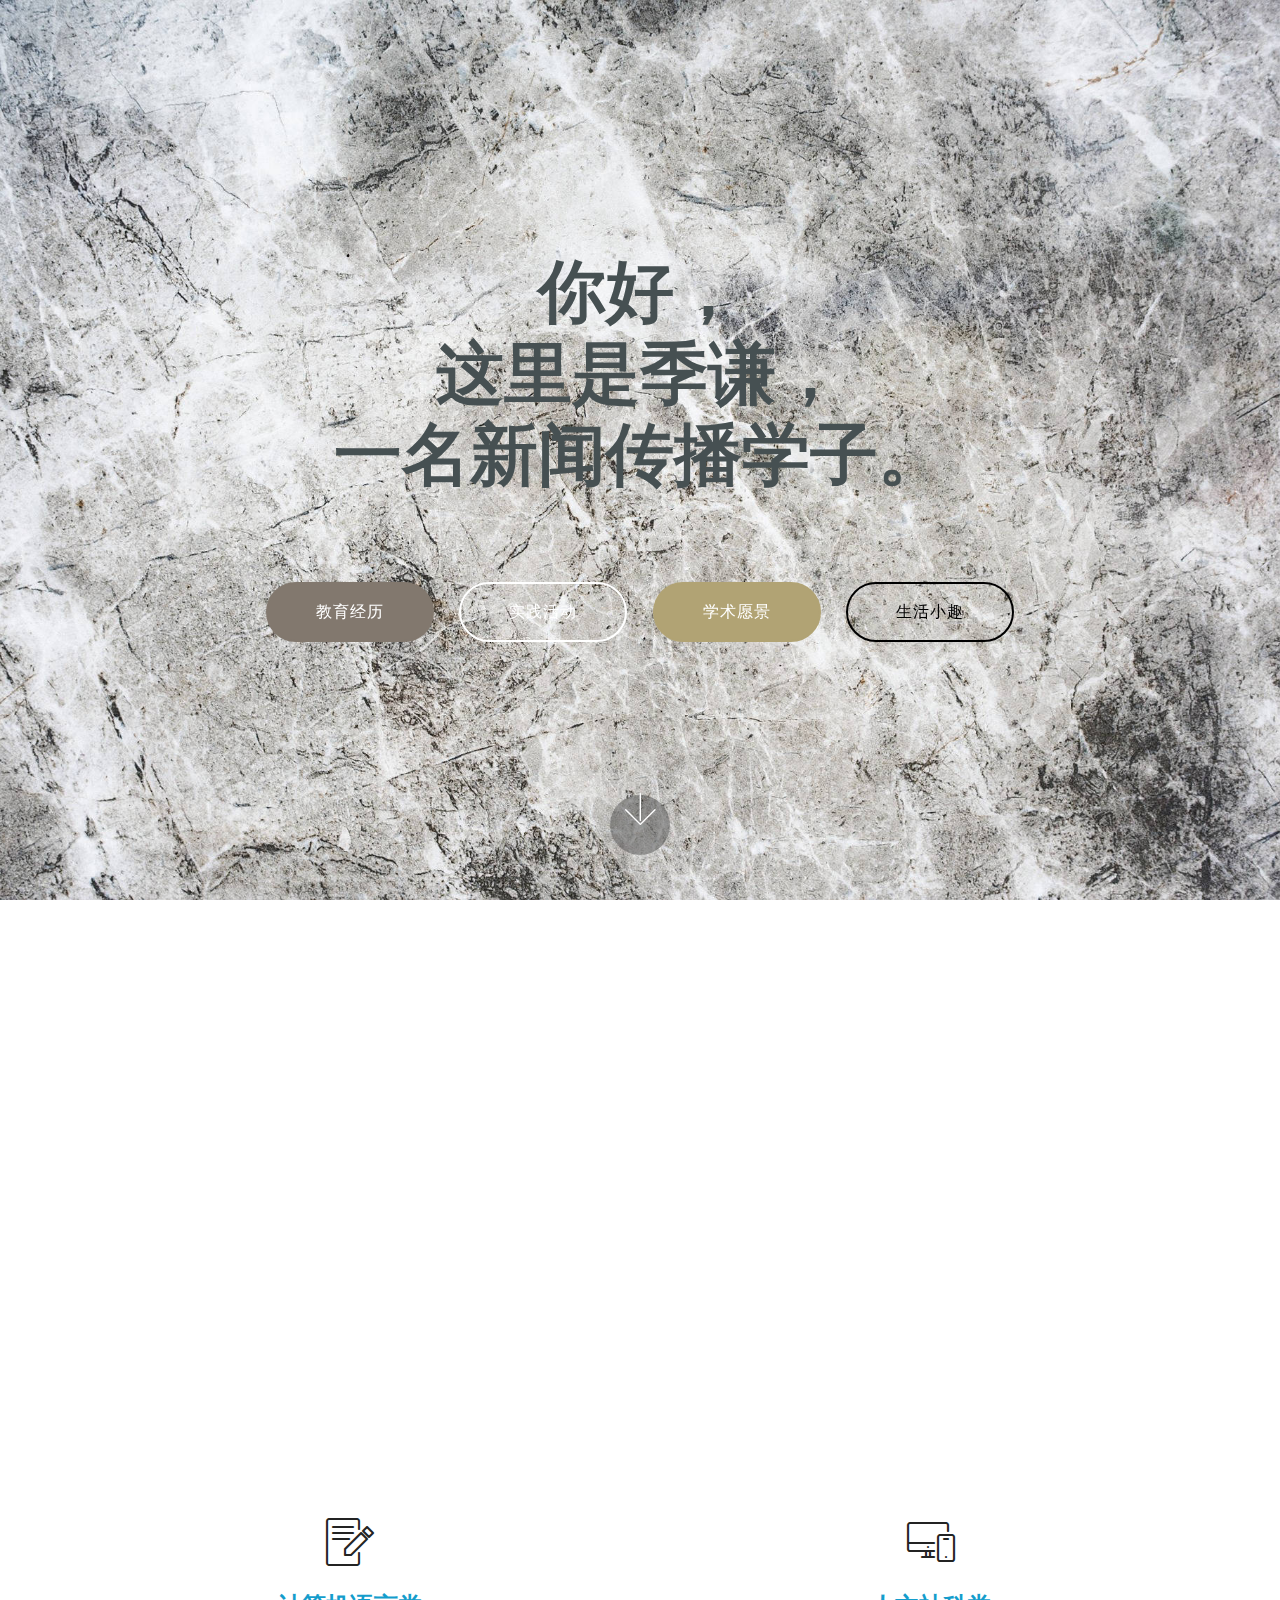
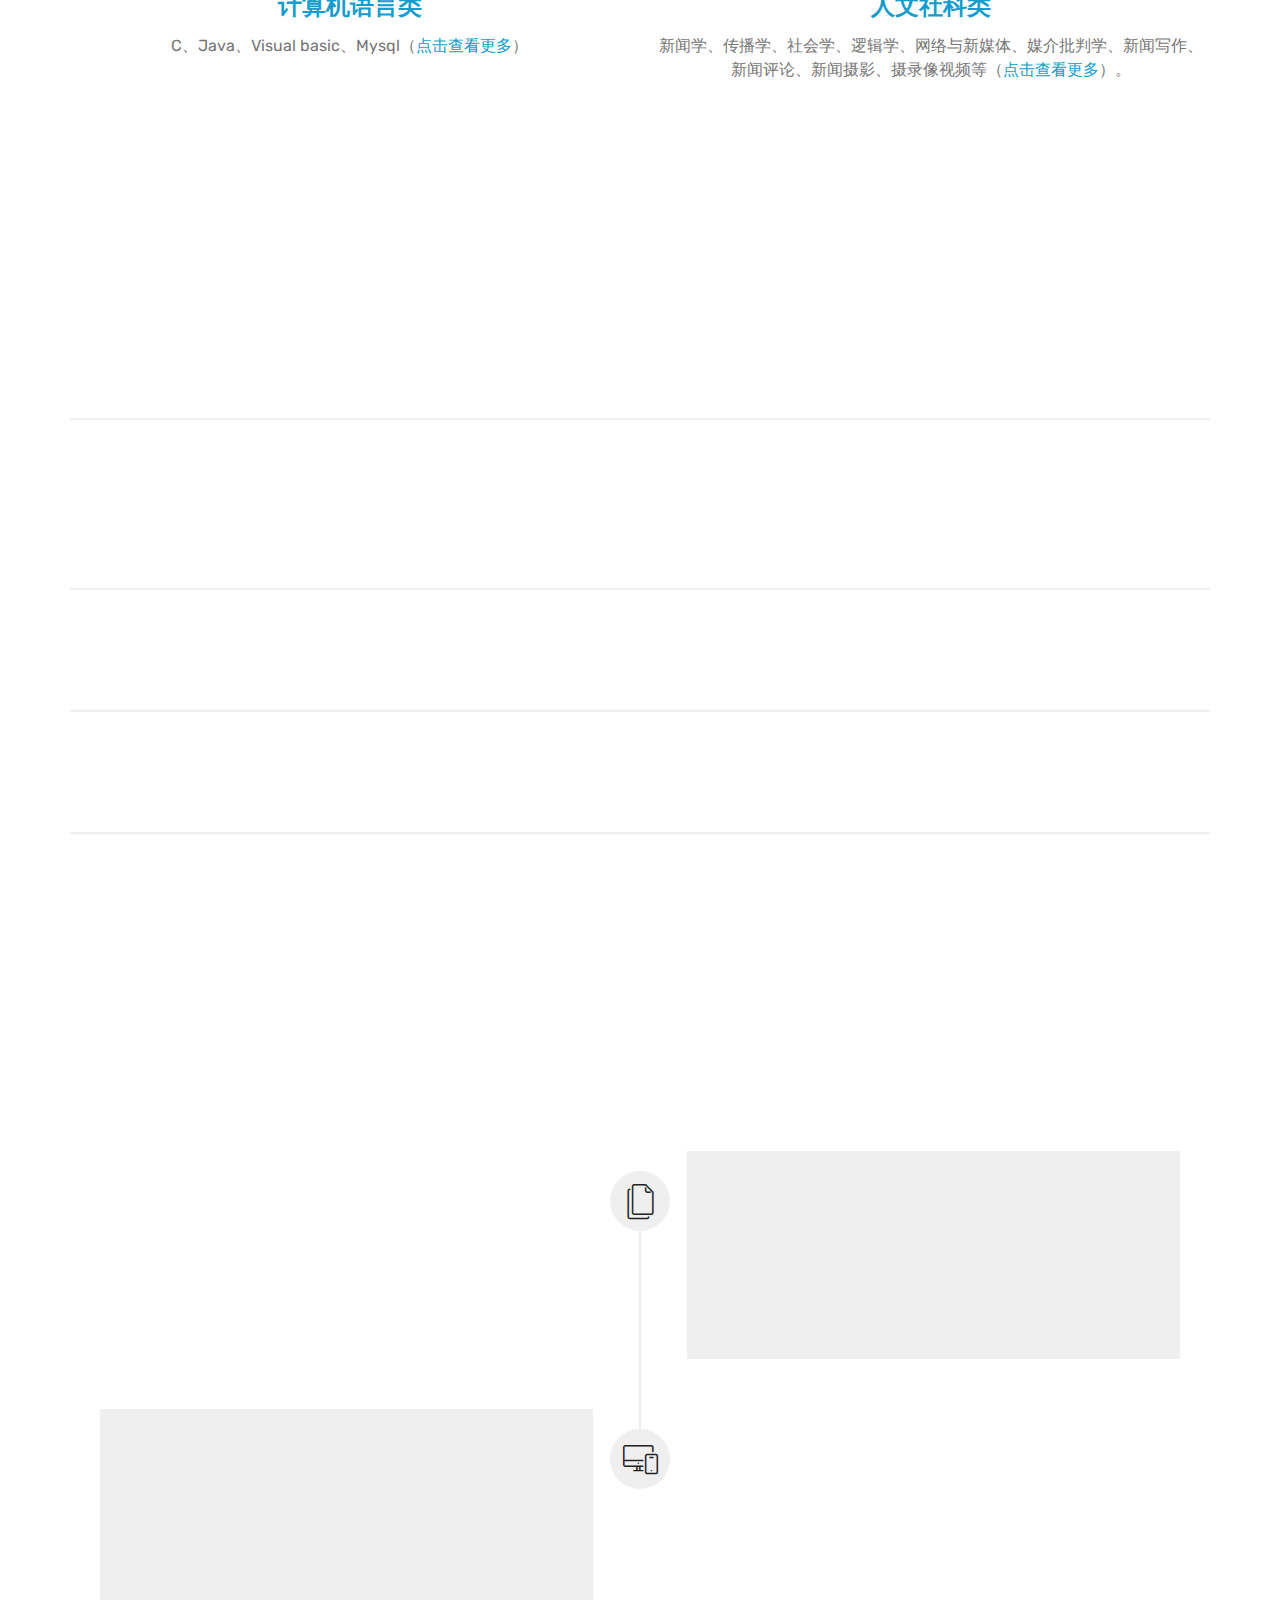
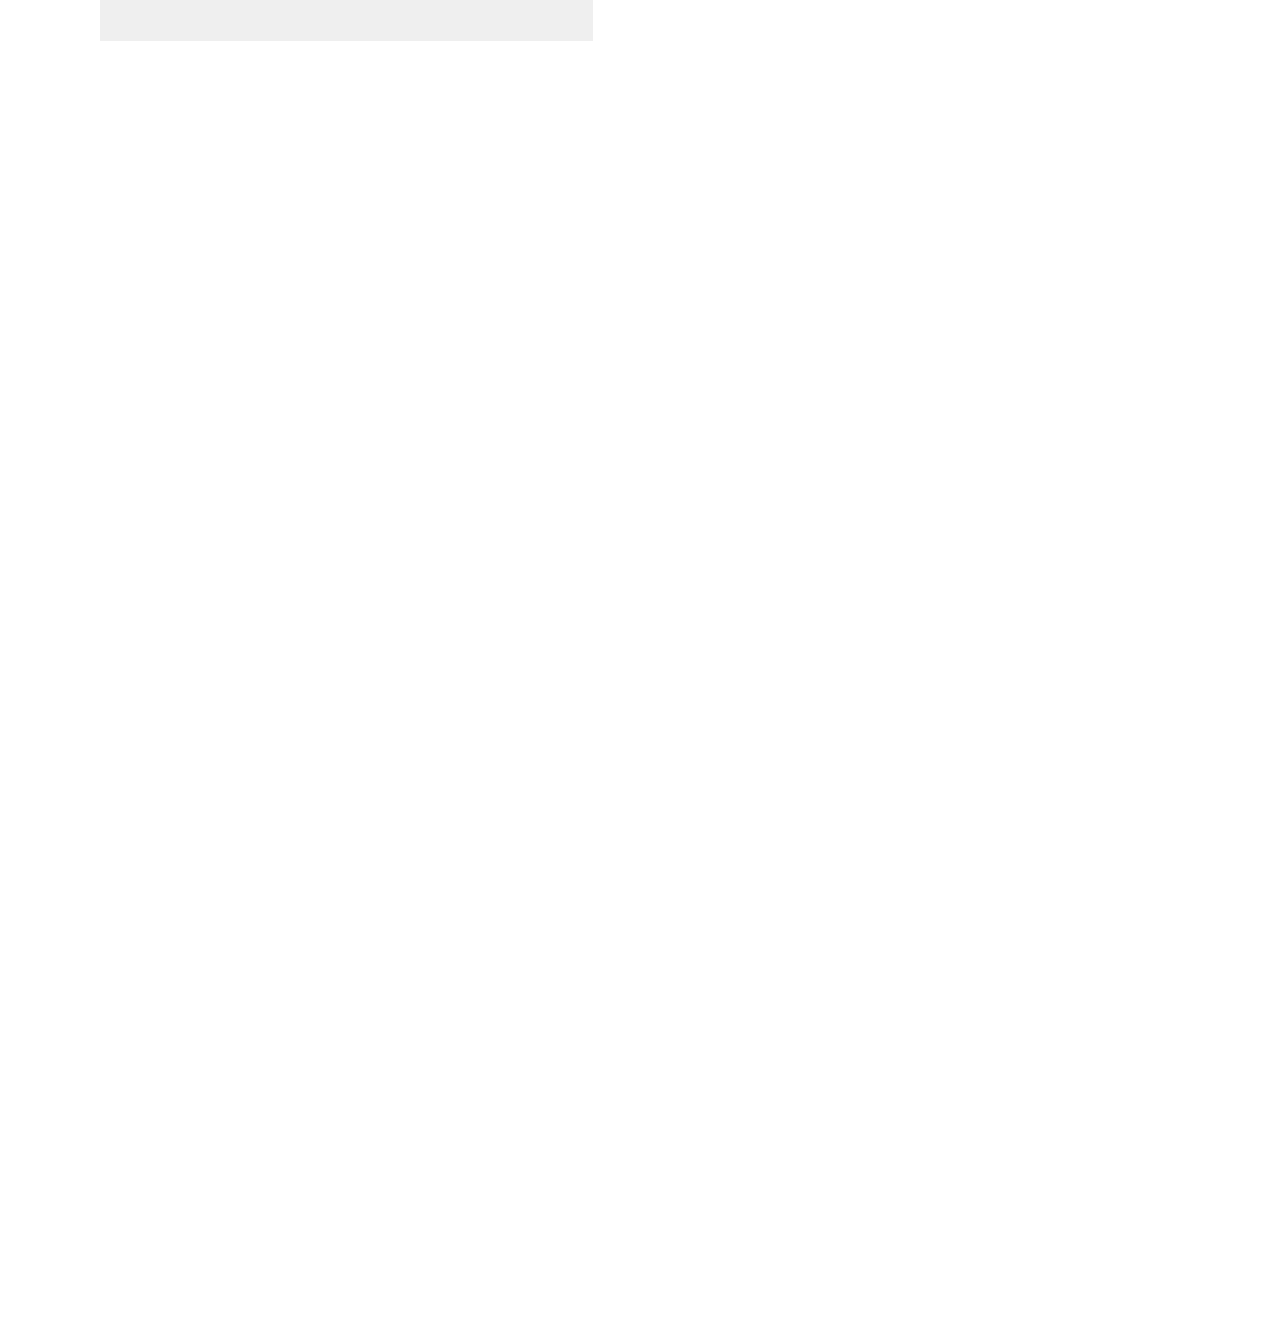
<file: index.html>
<!DOCTYPE html>
<html  >
<head>
  <!-- Site made with Mobirise Website Builder v4.10.4, https://mobirise.com -->
  <meta charset="UTF-8">
  <meta http-equiv="X-UA-Compatible" content="IE=edge">
  <meta name="generator" content="Mobirise v4.10.4, mobirise.com">
  <meta name="viewport" content="width=device-width, initial-scale=1, minimum-scale=1">
  <link rel="shortcut icon" href="assets/images/logo4.png" type="image/x-icon">
  <meta name="description" content="">
  
  <title>Home</title>
  <link rel="stylesheet" href="assets/web/assets/mobirise-icons/mobirise-icons.css">
  <link rel="stylesheet" href="assets/tether/tether.min.css">
  <link rel="stylesheet" href="assets/bootstrap/css/bootstrap.min.css">
  <link rel="stylesheet" href="assets/bootstrap/css/bootstrap-grid.min.css">
  <link rel="stylesheet" href="assets/bootstrap/css/bootstrap-reboot.min.css">
  <link rel="stylesheet" href="assets/animatecss/animate.min.css">
  <link rel="stylesheet" href="assets/theme/css/style.css">
  <link rel="stylesheet" href="assets/mobirise/css/mbr-additional.css" type="text/css">
  
  
  
</head>
<body>
  <section class="cid-qTkA127IK8 mbr-fullscreen mbr-parallax-background" id="header2-1">

    

    

    <div class="container align-center">
        <div class="row justify-content-md-center">
            <div class="mbr-white col-md-10">
                <h1 class="mbr-section-title mbr-bold pb-3 mbr-fonts-style display-1">你好，<br>这里是季谦，<br>一名新闻传播学子。</h1>
                <h3 class="mbr-section-subtitle align-center mbr-light pb-3 mbr-fonts-style display-2"></h3>
                <p class="mbr-text pb-3 mbr-fonts-style display-5"></p>
                <div class="mbr-section-btn"><a class="btn btn-md btn-info display-7" href="index.html#tabs3-h">教育经历</a>
                    <a class="btn btn-md btn-white-outline display-7" href="index.html#counters5-o">实践活动</a> <a class="btn btn-md btn-danger display-7" href="index.html#timeline2-1a">学术愿景</a> <a class="btn btn-md btn-black-outline display-7" href="index.html#services1-1e">生活小趣</a></div>
            </div>
        </div>
    </div>
    <div class="mbr-arrow hidden-sm-down" aria-hidden="true">
        <a href="#next">
            <i class="mbri-down mbr-iconfont"></i>
        </a>
    </div>
</section>

<section class="engine"><a href="https://mobirise.info/y">free html web templates</a></section><section class="tabs3 cid-ruv6xdZv0B" id="tabs3-h">

    

    

    <div class="container">
        <h2 class="mbr-section-title align-center pb-3 mbr-fonts-style display-2">
           <br>教育经历</h2>
        <h3 class="mbr-section-subtitle  display-5 align-center mbr-light mbr-fonts-style"><p>&nbsp; &nbsp; &nbsp; &nbsp; &nbsp; &nbsp; &nbsp; &nbsp; &nbsp; &nbsp; &nbsp; &nbsp; &nbsp; &nbsp; &nbsp; &nbsp; &nbsp; &nbsp; &nbsp; &nbsp; &nbsp;</p><br><p>&nbsp; &nbsp; &nbsp;2015.09-2019.06：陕西师范大学新闻与传播学院网络与新媒体</p><br><p>&nbsp; &nbsp; &nbsp;2019.09-2021.06：南京大学新闻与传播学院新闻与传播专业硕士</p></h3>
    </div>
    <div class="container-fluid">
        <div class="row tabcont">
            <ul class="nav nav-tabs pt-3 mt-5" role="tablist">
                <li class="nav-item mbr-fonts-style"><a class="nav-link active display-5" role="tab" data-toggle="tab" href="#tabs3-h_tab0"><span class="mbri-cursor-click mbr-iconfont mbr-iconfont-btn"></span>
                        知识体系</a></li>
                
                
                
                
                
            </ul>
        </div>
    </div>

    <div class="container">
        <div class="row px-1">
            <div class="tab-content">
                <div id="tab1" class="tab-pane in active mbr-table" role="tabpanel">
                    <div class="row tab-content-row">
                        <div class="col-xs-12 col-md-6">
                            <div class="card-img ">
                                <span class="mbr-iconfont mbri-edit"></span>
                            </div>
                            <h4 class="mbr-element-title  align-center mbr-fonts-style pb-2 display-5"><a href="page4.html#timeline2-1h"><strong>计算机语言类</strong></a></h4>
                            <p class="mbr-section-text  align-center mbr-fonts-style display-7">C、Java、Visual basic、Mysql（<a href="page4.html#timeline2-1h">点击查看更多</a>）</p>
                        </div>

                        <div class="col-xs-12 col-md-6">
                            <div class="card-img ">
                                <span class="mbri-responsive mbr-iconfont"></span>
                            </div>
                            <h4 class="mbr-element-title  align-center mbr-fonts-style pb-2 display-5"><a href="page4.html#counters5-1q"><strong>
                                人文社科类
                            </strong></a></h4>
                            <p class="mbr-section-text  align-center mbr-fonts-style display-7">
                                新闻学、传播学、社会学、逻辑学、网络与新媒体、媒介批判学、新闻写作、新闻评论、新闻摄影、摄录像视频等（<a href="page4.html#counters5-1q">点击查看更多</a>）。</p>
                        </div>

                        

                        
                    </div>
                </div>

                <div id="tab2" class="tab-pane  mbr-table" role="tabpanel">
                    <div class="row tab-content-row">
                        <div class="col-xs-12 col-md-6">
                            <div class="card-img ">
                                <span class="mbri-bootstrap mbr-iconfont"></span>
                            </div>
                            <h4 class="mbr-element-title  align-center mbr-fonts-style pb-2 display-5">
                                IT'S EASY AND SIMPLE
                            </h4>
                            <p class="mbr-section-text  align-center mbr-fonts-style display-7">
                                Cut down the development time with drag-and-drop website builder. Drop the blocks into the page, edit content inline and publish - no technical skills required.
                            </p>
                        </div>

                        <div class="col-xs-12 col-md-6">
                            <div class="card-img ">
                                <span class="mbri-bootstrap mbr-iconfont"></span>
                            </div>
                            <h4 class="mbr-element-title  align-center mbr-fonts-style pb-2 display-5">
                                IT'S EASY AND SIMPLE
                            </h4>
                            <p class="mbr-section-text  align-center mbr-fonts-style display-7">
                                Cut down the development time with drag-and-drop website builder. Drop the blocks into the page, edit content inline and publish - no technical skills required.
                            </p>
                        </div>

                        

                        
                    </div>
                </div>

                <div id="tab3" class="tab-pane  mbr-table" role="tabpanel">
                    <div class="row tab-content-row">
                        <div class="col-xs-12 col-md-6">
                            <div class="card-img ">
                                <span class="mbri-extension mbr-iconfont"></span>
                            </div>
                            <h4 class="mbr-element-title  align-center mbr-fonts-style pb-2 display-5">
                                TRENDY WEBSITE BLOCKS
                            </h4>
                            <p class="mbr-section-text  align-center mbr-fonts-style display-7">
                                Choose from the large selection  pre-made blocks - full-screen intro, bootstrap carousel, slider, responsive image gallery with, parallax scrolling, sticky header and more.
                            </p>
                        </div>

                        <div class="col-xs-12 col-md-6">
                            <div class="card-img ">
                                <span class="mbri-extension mbr-iconfont"></span>
                            </div>
                            <h4 class="mbr-element-title  align-center mbr-fonts-style pb-2 display-5">
                                TRENDY WEBSITE BLOCKS
                            </h4>
                            <p class="mbr-section-text  align-center mbr-fonts-style display-7">
                                Choose from the large selection  pre-made blocks - full-screen intro, bootstrap carousel, slider, responsive image gallery with, parallax scrolling, sticky header and more.
                            </p>
                        </div>

                        

                        
                    </div>
                </div>

                <div id="tab4" class="tab-pane  mbr-table" role="tabpanel">
                    <div class="row tab-content-row">
                        <div class="col-xs-12 col-md-6">
                            <div class="card-img ">
                                <span class="mbri-responsive mbr-iconfont"></span>
                            </div>
                            <h4 class="mbr-element-title  align-center mbr-fonts-style pb-2 display-5">
                                MOBILE FRIENDLY
                            </h4>
                            <p class="mbr-section-text  align-center mbr-fonts-style display-7">
                                No special actions required, all sites you make with Mobirise are mobile-friendly. You don't have to create a special mobile version of your site, it will adapt automagically.
                            </p>
                        </div>

                        <div class="col-xs-12 col-md-6">
                            <div class="card-img ">
                                <span class="mbri-responsive mbr-iconfont"></span>
                            </div>
                            <h4 class="mbr-element-title  align-center mbr-fonts-style pb-2 display-5">
                                MOBILE FRIENDLY
                            </h4>
                            <p class="mbr-section-text  align-center mbr-fonts-style display-7">
                                No special actions required, all sites you make with Mobirise are mobile-friendly. You don't have to create a special mobile version of your site, it will adapt automagically.
                            </p>
                        </div>

                        

                        
                    </div>
                </div>

                <div id="tab5" class="tab-pane  mbr-table" role="tabpanel">
                    <div class="row tab-content-row">
                        <div class="col-xs-12 col-md-6">
                            <div class="card-img ">
                                <span class="mbri-bootstrap mbr-iconfont"></span>
                            </div>
                            <h4 class="mbr-element-title  align-center mbr-fonts-style pb-2 display-5">
                                IT'S EASY AND SIMPLE
                            </h4>
                            <p class="mbr-section-text  align-center mbr-fonts-style display-7">
                                Cut down the development time with drag-and-drop website builder. Drop the blocks into the page, edit content inline and publish - no technical skills required.
                            </p>
                        </div>

                        <div class="col-xs-12 col-md-6">
                            <div class="card-img ">
                                <span class="mbri-bootstrap mbr-iconfont"></span>
                            </div>
                            <h4 class="mbr-element-title  align-center mbr-fonts-style pb-2 display-5">
                                IT'S EASY AND SIMPLE
                            </h4>
                            <p class="mbr-section-text  align-center mbr-fonts-style display-7">
                                Cut down the development time with drag-and-drop website builder. Drop the blocks into the page, edit content inline and publish - no technical skills required.
                            </p>
                        </div>

                        

                        
                    </div>
                </div>

                <div id="tab6" class="tab-pane  mbr-table" role="tabpanel">
                    <div class="row tab-content-row">
                        <div class="col-xs-12 col-md-6">
                            <div class="card-img ">
                                <span class="mbri-extension mbr-iconfont"></span>
                            </div>
                            <h4 class="mbr-element-title  align-center mbr-fonts-style pb-2 display-5">
                                TRENDY WEBSITE BLOCKS
                            </h4>
                            <p class="mbr-section-text  align-center mbr-fonts-style display-7">
                                Choose from the large selection  pre-made blocks - full-screen intro, bootstrap carousel, slider, responsive image gallery with, parallax scrolling, sticky header and more.
                            </p>
                        </div>

                        <div class="col-xs-12 col-md-6">
                            <div class="card-img ">
                                <span class="mbri-extension mbr-iconfont"></span>
                            </div>
                            <h4 class="mbr-element-title  align-center mbr-fonts-style pb-2 display-5">
                                TRENDY WEBSITE BLOCKS
                            </h4>
                            <p class="mbr-section-text  align-center mbr-fonts-style display-7">
                                Choose from the large selection  pre-made blocks - full-screen intro, bootstrap carousel, slider, responsive image gallery with, parallax scrolling, sticky header and more.
                            </p>
                        </div>

                        

                        
                    </div>
                </div>
            </div>
        </div>
    </div>
</section>

<section class="counters5 counters cid-ruv8nVZRTW" id="counters5-o">

    

    

    <div class="container pt-4 mt-2">
        <h2 class="mbr-section-title pb-3 align-center mbr-fonts-style display-2">实践经历</h2>
        <h3 class="mbr-section-subtitle pb-5 align-center mbr-fonts-style display-5"></h3>
        <div class="row justify-content-center">
            <div class="cards-block">
                <div class="cards-container">
                    <div class="card px-3 align-left col-12">
                        <div class="panel-item p-4 d-flex">
                            <div class="card-img pr-3">
                                <h3 class="img-text d-flex align-items-center justify-content-center">
                                    1
                                </h3>
                            </div>
                            <div class="card-text">
                                <h4 class="mbr-content-title mbr-bold mbr-fonts-style display-7">2017.07-2018.08	泰兴市电视台	全媒体中心	实习记者</h4>
                                <p class="mbr-content-text mbr-fonts-style display-7">	负责联系采访对象、提问、摄影录像、视频剪辑、修改新闻稿；
<br>	负责微信公众号推送、“智慧泰兴”app内容更新。
<br>	撰写用户需求，与技术支持方协商“智慧泰兴”app内置功能。
<br>.</p>
                            </div>
                        </div>
                    </div>
                    <div class="card px-3 align-left col-12">
                        <div class="panel-item p-4 d-flex">
                            <div class="card-img pr-3">
                                <h3 class="img-text d-flex align-items-center justify-content-center">
                                    2
                                </h3>
                            </div>
                            <div class="card-text">
                                <h4 class="mbr-content-title mbr-bold mbr-fonts-style display-7">2017.09-2018.06	陕西师范大学校团委微扬工作室    	                       副主席</h4>
                                <p class="mbr-content-text mbr-fonts-style display-7">	负责微信公众号“启夏青年”日常运营、活动策划与创意决策；
<br>	在任职期间，陕西师范大学校团委微信公众号粉丝数提高16000余人，粉丝增长106%，目前已达31000人。<br></p>
                            </div>
                        </div>
                    </div>
                    <div class="card px-3 align-left col-12">
                        <div class="panel-item p-4 d-flex">
                            <div class="card-img pr-3">
                                <h3 class="img-text d-flex align-items-center justify-content-center">
                                    3
                                </h3>
                            </div>
                            <div class="card-text">
                                <h4 class="mbr-content-title mbr-bold mbr-fonts-style display-7">2015.09-2016	人文社科基础教学部		    辅导员助理</h4>
                                <p class="mbr-content-text mbr-fonts-style display-7">	负责辅助辅导员处理文件、联系他人、沟通事务。<br></p>
                            </div>
                        </div>
                    </div>
                    
                </div>
            </div>
        </div>
    </div>
</section>

<section class="timeline2 cid-ruziy7l3Lv" id="timeline2-1a">

    

    

    <div class="container align-center">
        <h2 class="mbr-section-title pb-3 mbr-fonts-style display-2">
            学术愿景
        </h2>
        <h3 class="mbr-section-subtitle pb-5 mbr-fonts-style display-5"></h3>

        <div class="container timelines-container" mbri-timelines="">
            <!--1-->
            <div class="row timeline-element reverse separline">
                <span class="iconsBackground">
                    <span class="mbri-pages mbr-iconfont"></span>
                </span>          
                <div class="col-xs-12 col-md-6 align-left">
                    <div class="timeline-text-content">
                        <h4 class="mbr-timeline-title pb-3 mbr-fonts-style display-5"><a href="page1.html"><strong>
                            传统社会科学下的文献分析
                        </strong></a></h4>
                        <p class="mbr-timeline-text mbr-fonts-style display-7">
                            在本科学习期间，社会科学的经典理论让我倍感新奇，如福柯的“权力-知识”理论、达拉斯·斯麦兹的“受众商品论”给我提供了观察世界的新视角，我亦希望在计算传播的学习之余，保持对传统理论的探索。<a href="page1.html">（点击查看更多）</a></p>
                     </div>
                </div>
            </div>
            <!--2-->
            <div class="row timeline-element ">
                <span class="iconsBackground">
                    <span class="mbri-responsive mbr-iconfont"></span>
                </span>
                <div class="col-xs-12 col-md-6 align-left ">
                    <div class="timeline-text-content">
                        <h4 class="mbr-timeline-title pb-3 mbr-fonts-style display-5"><a href="page2.html"><strong>
                            计算传播视角下的量化分析
                        </strong></a></h4>
                        <p class="mbr-timeline-text mbr-fonts-style display-7">
                            在人文社科和计算机语言上的的学习经历让我对二者的交叉点——计算传播充满兴趣，将人类行为量化并加以解释的研究方法有一种独特的美感。我相信在计算传播实验中心的学习工作中，我能够有所收获，确立自己的学术道路。<a href="page2.html">（点击查看更多）</a></p>
                    </div>
                </div>
            </div>
            <!--3-->
            
            <!--4-->
            
            <!--5-->
            
            <!--6-->
            
            <!--7-->
            
            <!--8-->
            
            <!--9-->
            
            <!--10-->
            
            <!--11-->
            
            <!--12-->
            
        </div>
    </div>
</section>

<section class="services1 cid-ruzyfX5JG7" id="services1-1e">
    <!---->
    
    <!---->
    <!--Overlay-->
    
    <!--Container-->
    <div class="container">
        <div class="row justify-content-center">
            <!--Titles-->
            <div class="title pb-5 col-12">
                <h2 class="align-left pb-3 mbr-fonts-style display-2">
                    生活小趣</h2>
                
            </div>
            <!--Card-1-->
            <div class="card col-12 col-md-6 p-3">
                <div class="card-wrapper">
                    <div class="card-img">
                        <img src="assets/images/-1024x595.jpg" alt="Mobirise" title="">
                    </div>
                    <div class="card-box">
                        <h4 class="card-title mbr-fonts-style display-5">
                            运动——“跑的比西方记者快”是我的一个小目标<br>
                        </h4>
                        <p class="mbr-text mbr-fonts-style display-7">本科低年级期间，我热衷于打篮球与中短跑，曾获得人文社科基础教育部男子1500米冠军、12·9长跑亚军的成绩。但同时由于花费过多时间打球，成绩不可避免受到影响，痛定思痛之后在大三考研开始后将每周的定期运动改为健身。</p>
                        <!--Btn-->
                        
                    </div>
                </div>
            </div>
            <!--Card-2-->
            <div class="card col-12 col-md-6 p-3 last-child">
                <div class="card-wrapper">
                    <div class="card-img">
                        <img src="assets/images/-1000x403.jpg" alt="Mobirise" title="">
                    </div>
                    <div class="card-box">
                        <h4 class="card-title mbr-fonts-style display-5">
                            电影——光与影之中亦有传播学的归处</h4>
                        <p class="mbr-text mbr-fonts-style display-7">看电影是我日常生活的爱好之一，在选修课《性别与电影》中我观看了《自梳》、《时时刻刻》、《李双双》等作品，在课程的结业论文中我从洪美恩的《达拉斯》与波伏娃的《第二性》中的理论出发，论述大众文化下的女性坐标。平日的电影观看之中，我也热衷于观看电影并用传播学中的理论框架进行分析。</p>
                        <!--Btn-->
                        
                    </div>
                </div>
            </div>
            <!--Card-3-->
            
            <!--Card-4-->
            
        </div>
    </div>
</section>

<section class="mbr-section contacts3 cid-ruyWu3BRqf" id="contacts3-15">
    <!---->
    
    <!---->
    <!--Overlay-->
    
    <!--Container-->
    <div class="container">
        <div class="row">
            <!--Titles-->
            <div class="title col-12">
                <h2 class="align-left mbr-fonts-style display-1">My Contacts
                </h2>
                
            </div>
            <div class="col-12">
                <div class="row">
                    <div class="col-12 col-md-6">
                        <div class="wrapper">
                            <span class="iconfont-wrapper">
                                <span class="amp-iconfont icon fa-thumbs-o-up fa"></span>
                            </span>
                            <div class="b-info b-adress">
                                <h5 class="align-left mbr-fonts-style display-5">
                                    Address:
                                </h5>
                                <p class="mbr-text align-left mbr-fonts-style display-7"><strong>江苏省南京市栖霞区仙林大道163号</strong></p>
                            </div>
                        </div>
                    </div>
                    
                    <div class="col-12 col-md-6">
                        <div class="wrapper">
                            <span class="iconfont-wrapper">
                                <span class="amp-iconfont icon fa-comment-o fa"></span>
                            </span>
                            <div class="b-info b-mail">
                                <h5 class="align-left mbr-fonts-style display-5">
                                    E-mail:
                                </h5>
                                <p class="mbr-text align-left mbr-fonts-style display-7"><strong>
                                    jiqian7991@163.com</strong></p>
                            </div>
                        </div>
                    </div>
                    
                </div>
            </div>
        </div>
    </div>
</section>


  <script src="assets/web/assets/jquery/jquery.min.js"></script>
  <script src="assets/popper/popper.min.js"></script>
  <script src="assets/tether/tether.min.js"></script>
  <script src="assets/bootstrap/js/bootstrap.min.js"></script>
  <script src="assets/parallax/jarallax.min.js"></script>
  <script src="assets/viewportchecker/jquery.viewportchecker.js"></script>
  <script src="assets/mbr-tabs/mbr-tabs.js"></script>
  <script src="assets/smoothscroll/smooth-scroll.js"></script>
  <script src="assets/theme/js/script.js"></script>
  
  
  <input name="animation" type="hidden">
  </body>
</html>
</file>
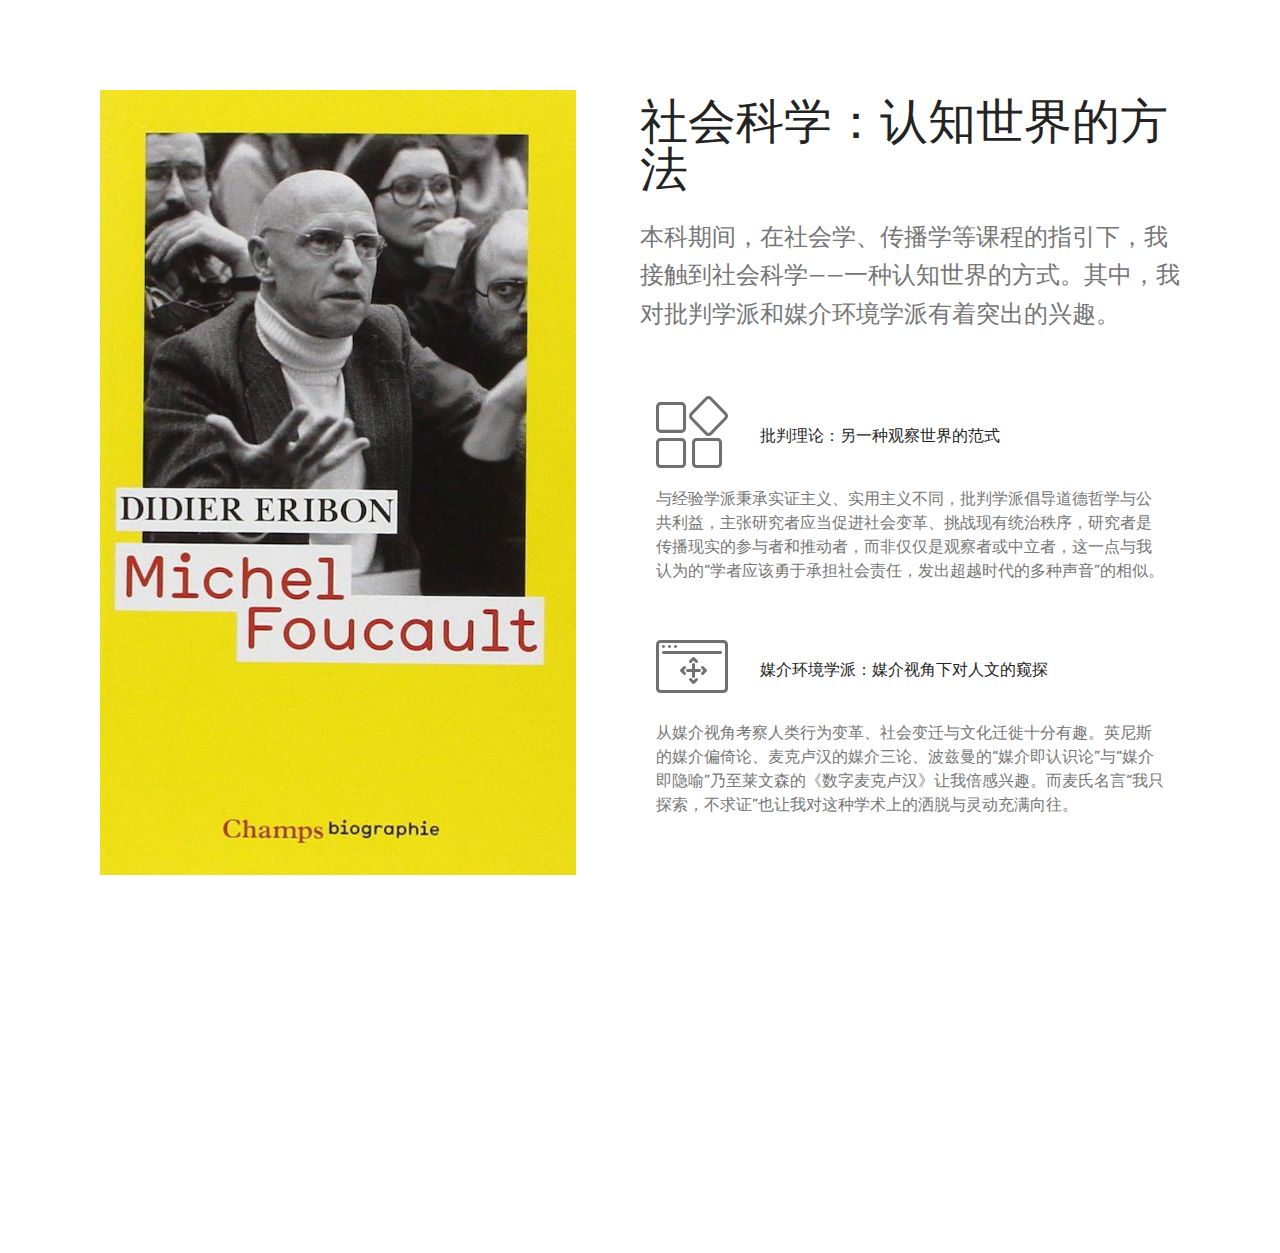
<file: page1.html>
<!DOCTYPE html>
<html  >
<head>
  <!-- Site made with Mobirise Website Builder v4.10.4, https://mobirise.com -->
  <meta charset="UTF-8">
  <meta http-equiv="X-UA-Compatible" content="IE=edge">
  <meta name="generator" content="Mobirise v4.10.4, mobirise.com">
  <meta name="viewport" content="width=device-width, initial-scale=1, minimum-scale=1">
  <link rel="shortcut icon" href="assets/images/logo4.png" type="image/x-icon">
  <meta name="description" content="Web Page Builder Description">
  
  <title>传统社会科学下的文献分析</title>
  <link rel="stylesheet" href="assets/web/assets/mobirise-icons/mobirise-icons.css">
  <link rel="stylesheet" href="assets/tether/tether.min.css">
  <link rel="stylesheet" href="assets/bootstrap/css/bootstrap.min.css">
  <link rel="stylesheet" href="assets/bootstrap/css/bootstrap-grid.min.css">
  <link rel="stylesheet" href="assets/bootstrap/css/bootstrap-reboot.min.css">
  <link rel="stylesheet" href="assets/animatecss/animate.min.css">
  <link rel="stylesheet" href="assets/theme/css/style.css">
  <link rel="stylesheet" href="assets/mobirise/css/mbr-additional.css" type="text/css">
  
  
  
</head>
<body>
  <section class="features11 cid-ruyGmXjrIT" id="features11-t">

    

    

    <div class="container">   
        <div class="col-md-12">
            <div class="media-container-row">
                <div class="mbr-figure m-auto" style="width: 50%;">
                    <img src="assets/images/ec1606722957ac1ccfd4c48e1c050ee6-600x989.jpg" alt="Mobirise" title="">
                </div>
                <div class=" align-left aside-content">
                    <h2 class="mbr-title pt-2 mbr-fonts-style display-2">社会科学：认知世界的方法</h2>
                    <div class="mbr-section-text">
                        <p class="mbr-text mb-5 pt-3 mbr-light mbr-fonts-style display-5">本科期间，在社会学、传播学等课程的指引下，我接触到社会科学——一种认知世界的方式。其中，我对批判学派和媒介环境学派有着突出的兴趣。</p>
                    </div>

                    <div class="block-content">
                        <div class="card p-3 pr-3">
                            <div class="media">
                                <div class=" align-self-center card-img pb-3">
                                    <span class="mbri-extension mbr-iconfont"></span>
                                </div>     
                                <div class="media-body">
                                    <h4 class="card-title mbr-fonts-style display-7">
                                        批判理论：另一种观察世界的范式
                                    </h4>
                                </div>
                            </div>                

                            <div class="card-box">
                                <p class="block-text mbr-fonts-style display-7">
                                   与经验学派秉承实证主义、实用主义不同，批判学派倡导道德哲学与公共利益，主张研究者应当促进社会变革、挑战现有统治秩序，研究者是传播现实的参与者和推动者，而非仅仅是观察者或中立者，这一点与我认为的“学者应该勇于承担社会责任，发出超越时代的多种声音”的相似。</p>
                            </div>
                        </div>

                        <div class="card p-3 pr-3">
                            <div class="media">
                                <div class="align-self-center card-img pb-3">
                                    <span class="mbri-drag-n-drop2 mbr-iconfont"></span>
                                </div>     
                                <div class="media-body">
                                    <h4 class="card-title mbr-fonts-style display-7">
                                        媒介环境学派：媒介视角下对人文的窥探</h4>
                                </div>
                            </div>                

                            <div class="card-box">
                                <p class="block-text mbr-fonts-style display-7">从媒介视角考察人类行为变革、社会变迁与文化迁徙十分有趣。英尼斯的媒介偏倚论、麦克卢汉的媒介三论、波兹曼的“媒介即认识论”与“媒介即隐喻”乃至莱文森的《数字麦克卢汉》让我倍感兴趣。而麦氏名言“我只探索，不求证”也让我对这种学术上的洒脱与灵动充满向往。</p>
                            </div>
                        </div>
                    </div>
                </div>
            </div>
        </div> 
    </div>          
</section>

<section class="engine"><a href="https://mobirise.info/n">free simple site templates</a></section><section class="mbr-section article content1 cid-ruyLK2p1Ja" id="content2-v">

     

    <div class="container">
        <div class="media-container-row">
            <div class="mbr-text col-12 col-md-8 mbr-fonts-style display-7">
                <blockquote><strong>出于对传统社会科学理论的热情，我的本科毕业论文《权力流动、以“梗”为媒与数字劳工——新媒体环境下对粉丝文化的透视》以米歇尔·福柯、理查德·道金斯、詹姆斯·凯瑞等人的理论为研究范式，从仪式观、"权力-知识“、模因论等视角考察社会化媒介的粉丝行为与文化表征，最终以94分获得学院优秀毕业论文、校级优秀毕业论文的荣誉。</strong></blockquote>
            </div>
        </div>
    </div>
</section>


  <script src="assets/web/assets/jquery/jquery.min.js"></script>
  <script src="assets/popper/popper.min.js"></script>
  <script src="assets/tether/tether.min.js"></script>
  <script src="assets/bootstrap/js/bootstrap.min.js"></script>
  <script src="assets/smoothscroll/smooth-scroll.js"></script>
  <script src="assets/viewportchecker/jquery.viewportchecker.js"></script>
  <script src="assets/theme/js/script.js"></script>
  
  
  <input name="animation" type="hidden">
  </body>
</html>
</file>
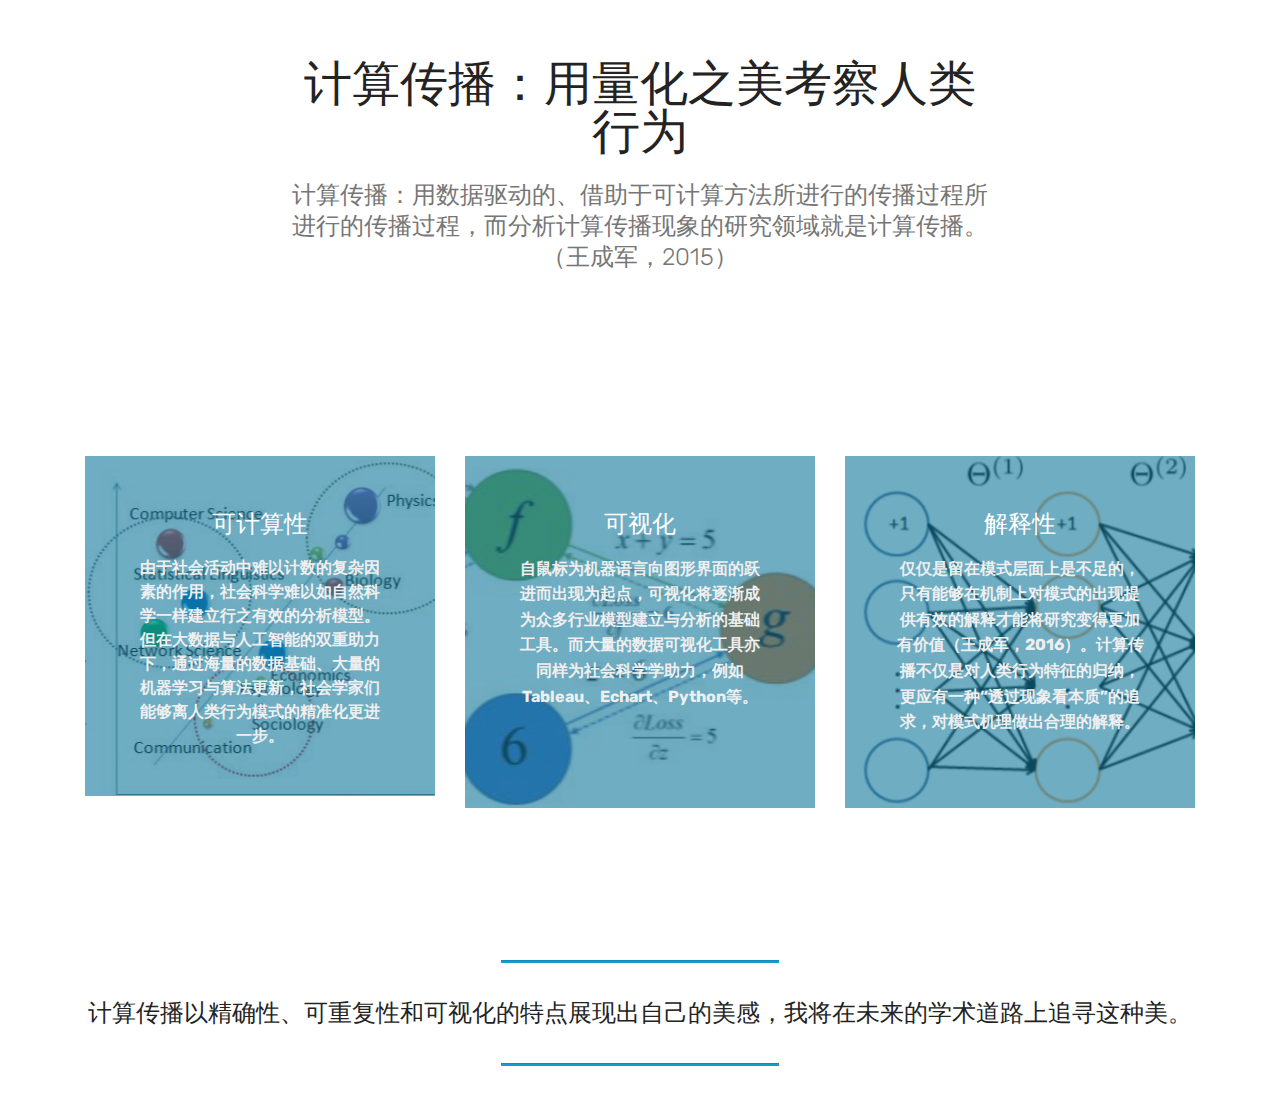
<file: page2.html>
<!DOCTYPE html>
<html  >
<head>
  <!-- Site made with Mobirise Website Builder v4.10.4, https://mobirise.com -->
  <meta charset="UTF-8">
  <meta http-equiv="X-UA-Compatible" content="IE=edge">
  <meta name="generator" content="Mobirise v4.10.4, mobirise.com">
  <meta name="viewport" content="width=device-width, initial-scale=1, minimum-scale=1">
  <link rel="shortcut icon" href="assets/images/logo4.png" type="image/x-icon">
  <meta name="description" content="Web Site Builder Description">
  
  <title>量化研究下的计算传播</title>
  <link rel="stylesheet" href="assets/tether/tether.min.css">
  <link rel="stylesheet" href="assets/bootstrap/css/bootstrap.min.css">
  <link rel="stylesheet" href="assets/bootstrap/css/bootstrap-grid.min.css">
  <link rel="stylesheet" href="assets/bootstrap/css/bootstrap-reboot.min.css">
  <link rel="stylesheet" href="assets/animatecss/animate.min.css">
  <link rel="stylesheet" href="assets/theme/css/style.css">
  <link rel="stylesheet" href="assets/mobirise/css/mbr-additional.css" type="text/css">
  
  
  
</head>
<body>
  <section class="mbr-section content4 cid-ruyN1JivAw" id="content4-w">

    

    <div class="container">
        <div class="media-container-row">
            <div class="title col-12 col-md-8">
                <h2 class="align-center pb-3 mbr-fonts-style display-2">
                    计算传播：用量化之美考察人类行为</h2>
                <h3 class="mbr-section-subtitle align-center mbr-light mbr-fonts-style display-5">
                    计算传播：用数据驱动的、借助于可计算方法所进行的传播过程所进行的传播过程，而分析计算传播现象的研究领域就是计算传播。（王成军，2015）</h3>
                
            </div>
        </div>
    </div>
</section>

<section class="engine"><a href="https://mobirise.info/y">free html website templates</a></section><section class="features13 cid-ruyPLSxJdE" id="features13-z">

    

    
    <div class="container">
        <h2 class="mbr-section-title pb-3 mbr-fonts-style align-center display-2"></h2>

        <div class="media-container-row">
            <div class="card col-12 col-md-6 align-center col-lg-4">
                <div class="card-wrap">
                    <div class="card-img">
                        <img src="assets/images/cc1-2-483x368.jpg" alt="Mobirise" title="">
                    </div>
                    <div class="card-box p-5">
                        <h4 class="card-title py-2 mbr-fonts-style align-center mbr-white display-5">
                            可计算性
                        </h4>
                        <p class="mbr-text mbr-fonts-style mbr-white display-7"></p><p><strong>由于社会活动中难以计数的复杂因素的作用，社会科学难以如自然科学一样建立行之有效的分析模型。但在大数据与人工智能的双重助力下，通过海量的数据基础、大量的机器学习与算法更新，社会学家们能够离人类行为模式的精准化更进一步。</strong></p><p></p>
                    </div>
                </div>
            </div>
            <div class="card col-12 col-md-6 align-center col-lg-4">
                <div class="card-wrap">
                    <div class="card-img">
                        <img src="assets/images/cc2-2-529x300.jpg" alt="Mobirise" title="">
                    </div>
                    <div class="card-box p-5">
                        <h4 class="card-title py-2 mbr-fonts-style align-center mbr-white display-5">
                            可视化
                        </h4>
                        <p class="mbr-text mbr-fonts-style mbr-white display-7"><strong>自鼠标为机器语言向图形界面的跃进而出现为起点，可视化将逐渐成为众多行业模型建立与分析的基础工具。而大量的数据可视化工具亦同样为社会科学学助力，例如Tableau、Echart、Python等。<br><br></strong><br></p>
                    </div>
                </div>
            </div>
            <div class="card col-12 col-md-6 align-center col-lg-4">
                <div class="card-wrap">
                    <div class="card-img">
                        <img src="assets/images/cc3-601x483.png" alt="Mobirise" title="">
                    </div>
                    <div class="card-box p-5">
                        <h4 class="card-title py-2 mbr-fonts-style align-center mbr-white display-5">解释性</h4>
                        <p class="mbr-text mbr-fonts-style mbr-white display-7"><strong>仅仅是留在模式层面上是不足的，只有能够在机制上对模式的出现提供有效的解释才能将研究变得更加有价值（王成军，2016）。计算传播不仅是对人类行为特征的归纳，更应有一种“透过现象看本质”的追求，对模式机理做出合理的解释。<br></strong><br></p>
                    </div>
                </div>
            </div>    
        </div>
    </div>
</section>

<section class="mbr-section article content9 cid-ruyV9M87jz" id="content9-14">
    
     

    <div class="container">
        <div class="inner-container" style="width: 100%;">
            <hr class="line" style="width: 25%;">
            <div class="section-text align-center mbr-fonts-style display-5">计算传播以精确性、可重复性和可视化的特点展现出自己的美感，我将在未来的学术道路上追寻这种美。</div>
            <hr class="line" style="width: 25%;">
        </div>
        </div>
</section>


  <script src="assets/web/assets/jquery/jquery.min.js"></script>
  <script src="assets/popper/popper.min.js"></script>
  <script src="assets/tether/tether.min.js"></script>
  <script src="assets/bootstrap/js/bootstrap.min.js"></script>
  <script src="assets/smoothscroll/smooth-scroll.js"></script>
  <script src="assets/viewportchecker/jquery.viewportchecker.js"></script>
  <script src="assets/theme/js/script.js"></script>
  
  
  <input name="animation" type="hidden">
  </body>
</html>
</file>
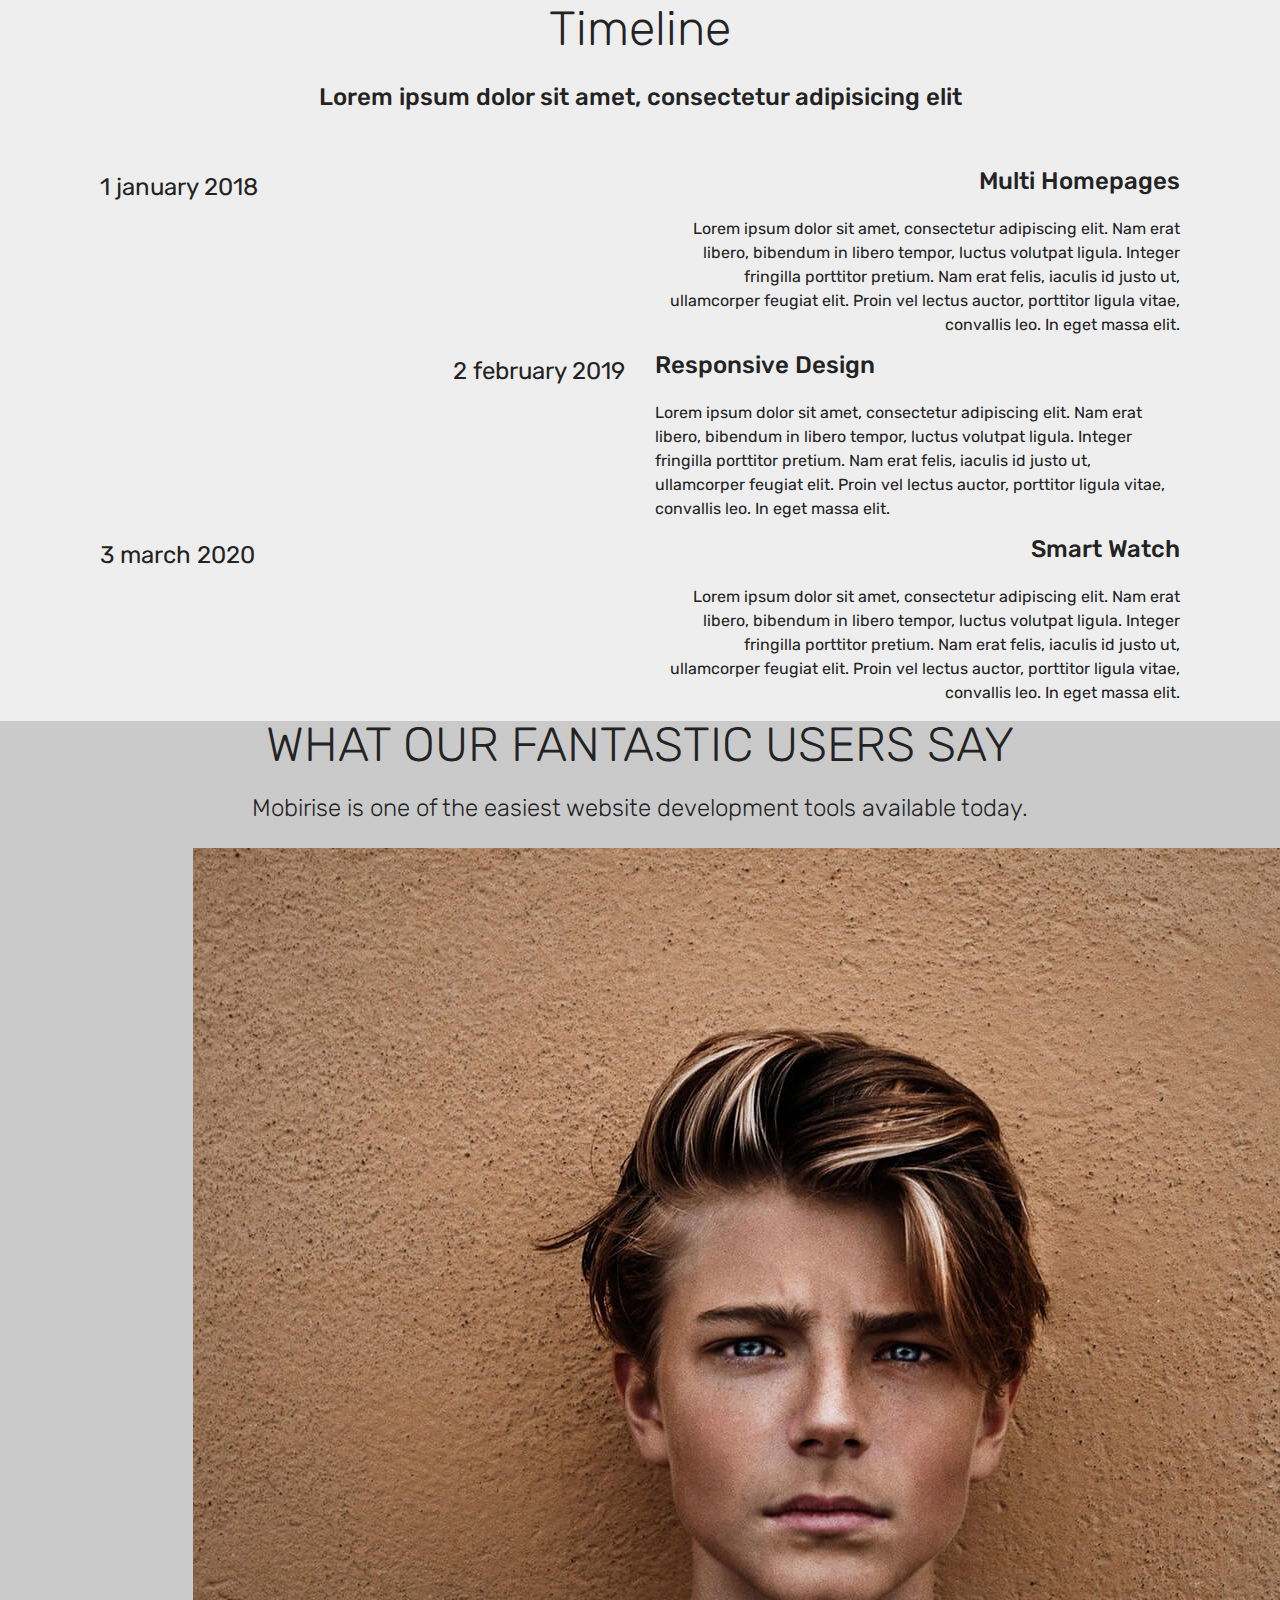
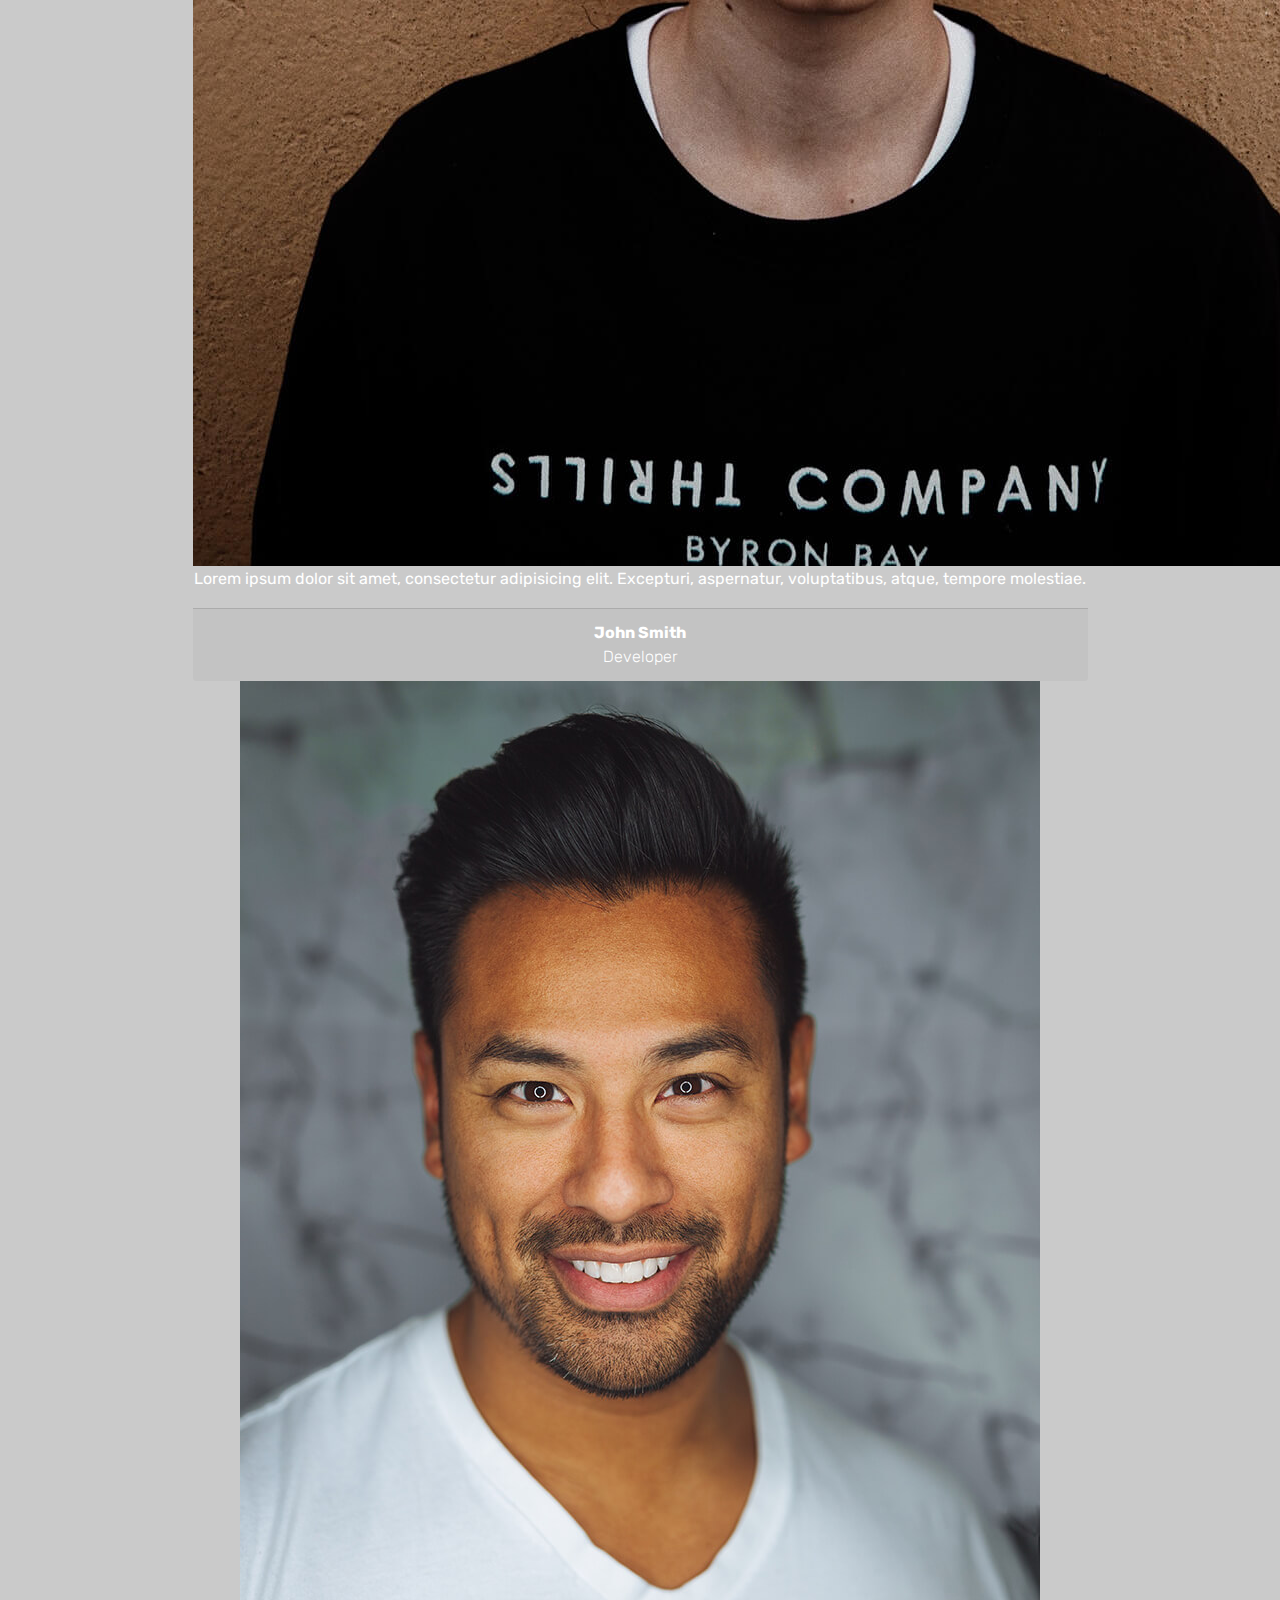
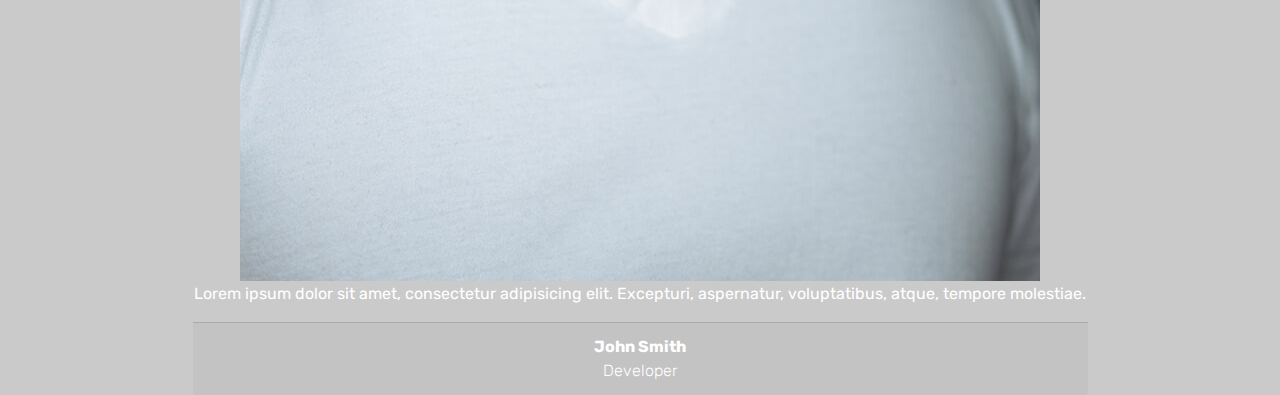
<file: page3.html>
<!DOCTYPE html>
<html  >
<head>
  <!-- Site made with Mobirise Website Builder v4.10.4, https://mobirise.com -->
  <meta charset="UTF-8">
  <meta http-equiv="X-UA-Compatible" content="IE=edge">
  <meta name="generator" content="Mobirise v4.10.4, mobirise.com">
  <meta name="viewport" content="width=device-width, initial-scale=1, minimum-scale=1">
  <link rel="shortcut icon" href="assets/images/logo4.png" type="image/x-icon">
  <meta name="description" content="Web Page Creator Description">
  
  <title>知识树</title>
  <link rel="stylesheet" href="assets/tether/tether.min.css">
  <link rel="stylesheet" href="assets/bootstrap/css/bootstrap.min.css">
  <link rel="stylesheet" href="assets/bootstrap/css/bootstrap-grid.min.css">
  <link rel="stylesheet" href="assets/bootstrap/css/bootstrap-reboot.min.css">
  <link rel="stylesheet" href="assets/theme/css/style.css">
  <link rel="stylesheet" href="assets/mobirise/css/mbr-additional.css" type="text/css">
  
  
  
</head>
<body>
  <section class="timeline1 cid-ruzFID0Th4" id="timeline1-1g">

    

    

    <div class="container align-center">
        <h2 class="mbr-section-title pb-3 mbr-fonts-style display-2">
            Timeline
        </h2>
        <h3 class="mbr-section-subtitle pb-5 mbr-fonts-style display-5">
            Lorem ipsum dolor sit amet, consectetur adipisicing elit
        </h3>

        <div class="container timelines-container" mbri-timelines="">
            <!--1-->
            <div class="row timeline-element reverse separline">
                 <div class="timeline-date-panel col-xs-12 col-md-6  align-left">         
                    <div class="time-line-date-content">
                        <p class="mbr-timeline-date mbr-fonts-style display-5">
                            1 january 2018  
                        </p>
                    </div>
                </div>
           <span class="iconBackground"></span>
            <div class="col-xs-12 col-md-6 align-right">
                <div class="timeline-text-content">
                    <h4 class="mbr-timeline-title pb-3 mbr-fonts-style display-5">
                        Multi Homepages
                    </h4>
                    <p class="mbr-timeline-text mbr-fonts-style display-7">
                        Lorem ipsum dolor sit amet, consectetur adipiscing elit. Nam erat libero, bibendum in libero tempor, luctus volutpat ligula. Integer fringilla porttitor pretium. Nam erat felis, iaculis id justo ut, ullamcorper feugiat elit. Proin vel lectus auctor, porttitor ligula vitae, convallis leo. In eget massa elit.
                    </p>
                 </div>
            </div>
            </div>
            <!--2-->
            <div class="row timeline-element  separline">
                <div class="timeline-date-panel col-xs-12 col-md-6 align-right">
                    <div class="time-line-date-content">
                        <p class="mbr-timeline-date mbr-fonts-style display-5">
                            2 february 2019  
                        </p>
                    </div>
                </div>
                <span class="iconBackground"></span>
                <div class="col-xs-12 col-md-6 align-left ">
                    <div class="timeline-text-content">
                        <h4 class="mbr-timeline-title pb-3 mbr-fonts-style display-5">
                            Responsive Design
                        </h4>
                        <p class="mbr-timeline-text mbr-fonts-style display-7">
                            Lorem ipsum dolor sit amet, consectetur adipiscing elit. Nam erat libero, bibendum in libero tempor, luctus volutpat ligula. Integer fringilla porttitor pretium. Nam erat felis, iaculis id justo ut, ullamcorper feugiat elit. Proin vel lectus auctor, porttitor ligula vitae, convallis leo. In eget massa elit.
                        </p>
                    </div>
                </div>
            </div>
            <!--3-->
            <div class="row timeline-element reverse">
                <div class="timeline-date-panel col-xs-12 col-md-6  align-left">
                    <div class="time-line-date-content">
                        <p class="mbr-timeline-date mbr-fonts-style display-5">
                            3 march 2020
                        </p>
                    </div>
                </div>
                <span class="iconBackground"></span>
                <div class="col-xs-12 col-md-6 align-right">
                    <div class="timeline-text-content">
                        <h4 class="mbr-timeline-title pb-3 mbr-fonts-style display-5">
                            Smart Watch
                        </h4>      
                        <p class="mbr-timeline-text mbr-fonts-style display-7">
                            Lorem ipsum dolor sit amet, consectetur adipiscing elit. Nam erat libero, bibendum in libero tempor, luctus volutpat ligula. Integer fringilla porttitor pretium. Nam erat felis, iaculis id justo ut, ullamcorper feugiat elit. Proin vel lectus auctor, porttitor ligula vitae, convallis leo. In eget massa elit.
                        </p>
                    </div>
                </div>
            </div>
            <!--4-->
            
            <!--5-->
            
            <!--6-->
            
            <!--7-->
            
            <!--8-->
            
            <!--9-->
            
            <!--10-->
            
            <!--11-->
            
            <!--12-->
            
        </div>
    </div>
</section>

<section class="engine"><a href="https://mobirise.info/f">easy site maker</a></section><section class="testimonials5 cid-ruzFE43bhy" id="testimonials5-1f">

    

    <div class="mbr-overlay" style="opacity: 0.8; background-color: rgb(193, 193, 193);">
    </div>
    <div class="container">
        <div class="media-container-row">
            <div class="title col-12 align-center">
                <h2 class="pb-3 mbr-fonts-style display-2">
                    WHAT OUR FANTASTIC USERS SAY
                </h2>
                <h3 class="mbr-section-subtitle mbr-light pb-3 mbr-fonts-style display-5">
                    Mobirise is one of the easiest website development tools available today.
                </h3>
            </div>
        </div>
    </div>

    <div class="container">
        <div class="media-container-column">
            

            
        <div class="mbr-testimonial align-center col-12 col-md-10">
                <div class="panel-item">
                    <div class="card-block">
                        <div class="testimonial-photo">
                            <img src="assets/images/face1.jpg">
                        </div>
                        <p class="mbr-text mbr-fonts-style mbr-white display-7">
                           Lorem ipsum dolor sit amet, consectetur adipisicing elit. Excepturi, aspernatur, voluptatibus, atque, tempore molestiae.
                        </p>
                    </div>
                    <div class="card-footer">
                        <div class="mbr-author-name mbr-bold mbr-fonts-style mbr-white display-7">
                             John Smith
                        </div>
                        <small class="mbr-author-desc mbr-italic mbr-light mbr-fonts-style mbr-white display-7">
                               Developer
                        </small>
                    </div>
                </div>
            </div><div class="mbr-testimonial align-center col-12 col-md-10">
                <div class="panel-item">
                    <div class="card-block">
                        <div class="testimonial-photo">
                            <img src="assets/images/face3.jpg">
                        </div>
                        <p class="mbr-text mbr-fonts-style mbr-white display-7">
                           Lorem ipsum dolor sit amet, consectetur adipisicing elit. Excepturi, aspernatur, voluptatibus, atque, tempore molestiae.
                        </p>
                    </div>
                    <div class="card-footer">
                        <div class="mbr-author-name mbr-bold mbr-fonts-style mbr-white display-7">
                             John Smith
                        </div>
                        <small class="mbr-author-desc mbr-italic mbr-light mbr-fonts-style mbr-white display-7">
                               Developer
                        </small>
                    </div>
                </div>
            </div></div>
    </div>   
</section>


  <script src="assets/web/assets/jquery/jquery.min.js"></script>
  <script src="assets/popper/popper.min.js"></script>
  <script src="assets/tether/tether.min.js"></script>
  <script src="assets/bootstrap/js/bootstrap.min.js"></script>
  <script src="assets/smoothscroll/smooth-scroll.js"></script>
  <script src="assets/theme/js/script.js"></script>
  
  
</body>
</html>
</file>
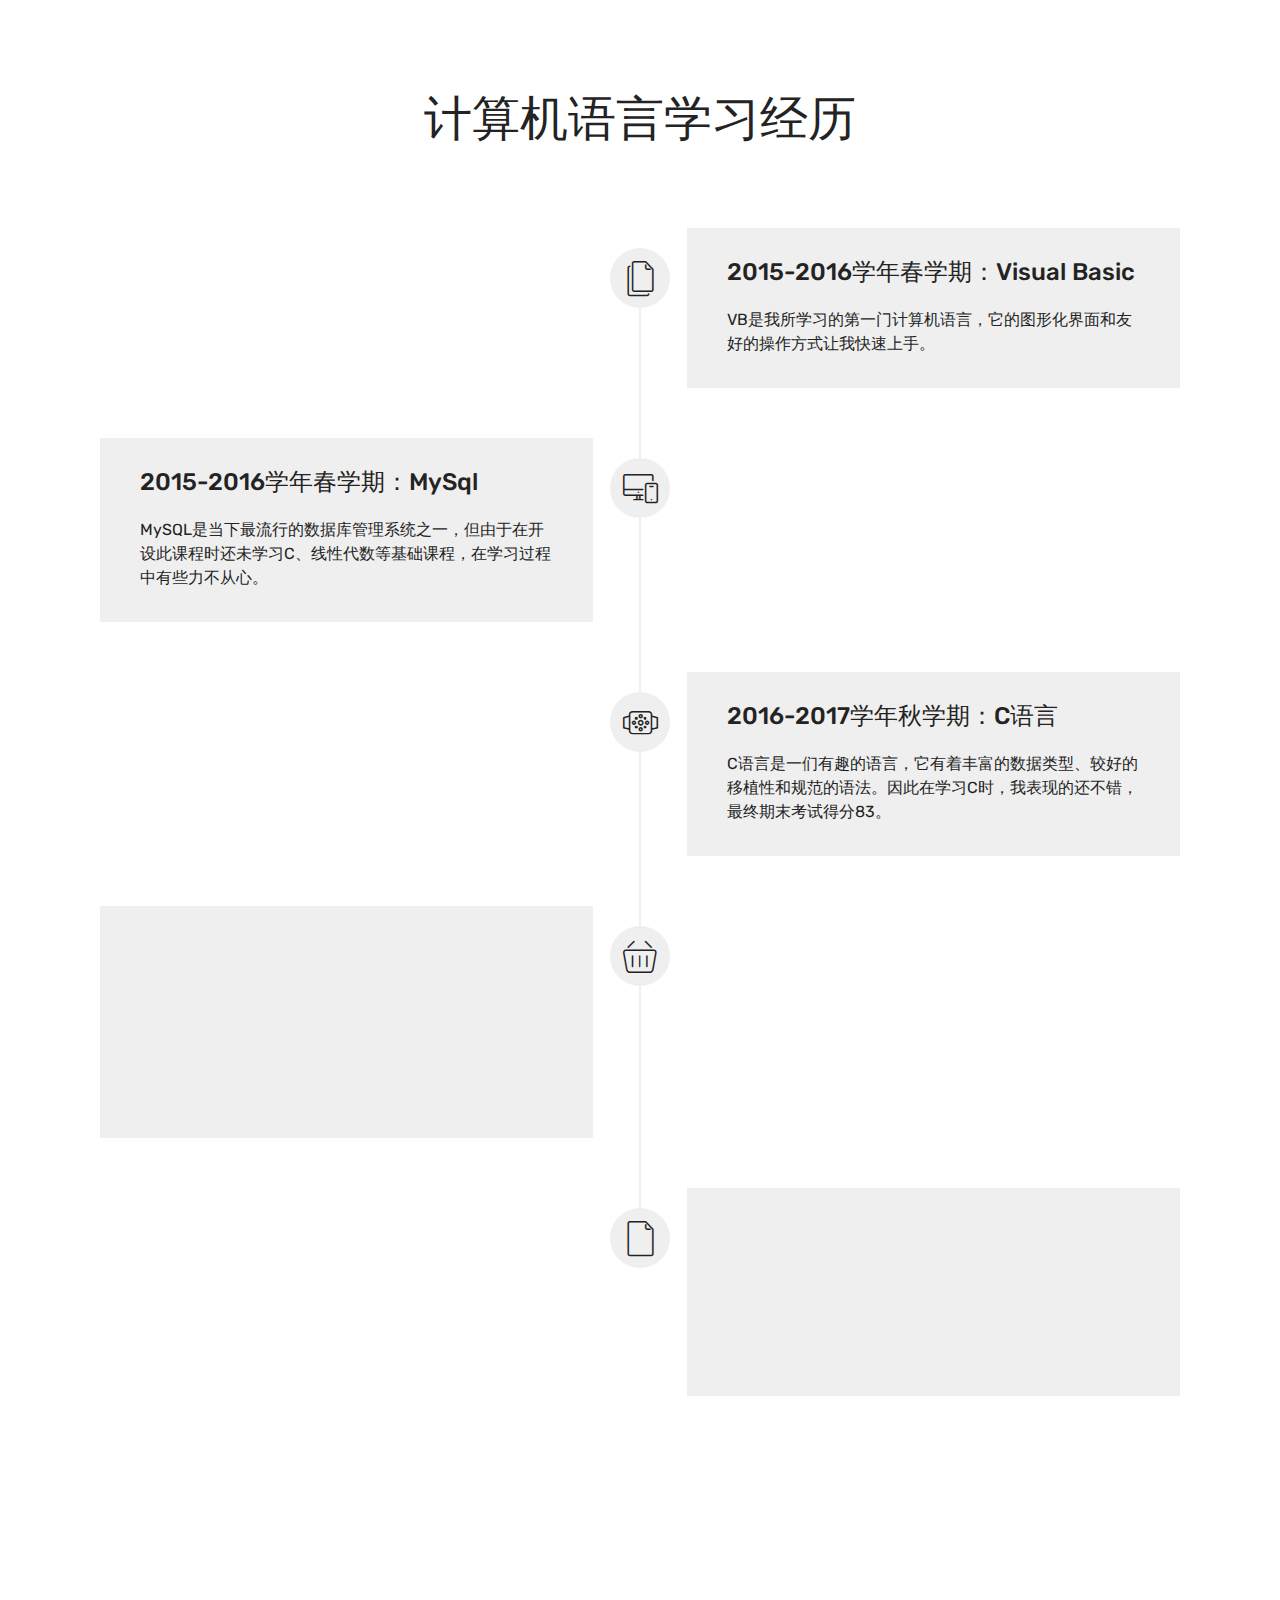
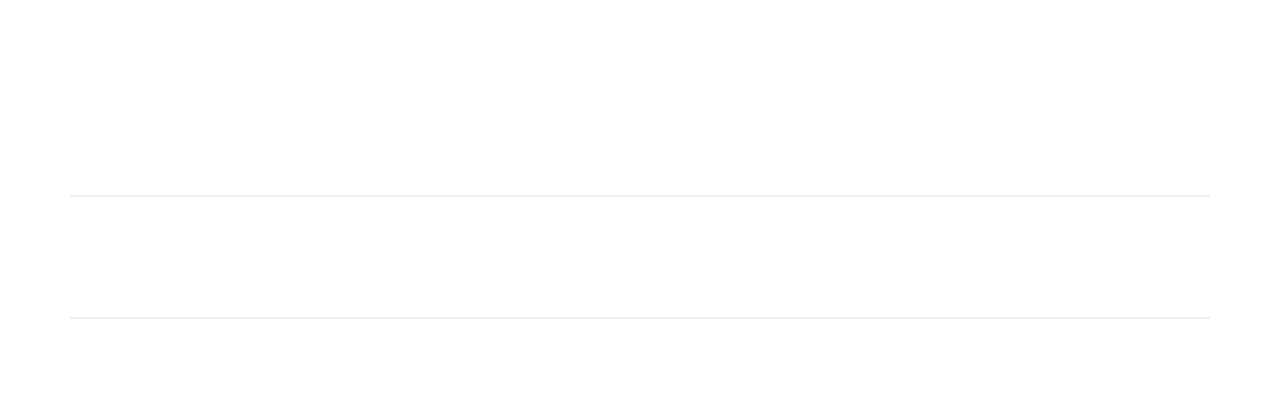
<file: page4.html>
<!DOCTYPE html>
<html  >
<head>
  <!-- Site made with Mobirise Website Builder v4.10.4, https://mobirise.com -->
  <meta charset="UTF-8">
  <meta http-equiv="X-UA-Compatible" content="IE=edge">
  <meta name="generator" content="Mobirise v4.10.4, mobirise.com">
  <meta name="viewport" content="width=device-width, initial-scale=1, minimum-scale=1">
  <link rel="shortcut icon" href="assets/images/logo4.png" type="image/x-icon">
  <meta name="description" content="Web Site Creator Description">
  
  <title>知识体系</title>
  <link rel="stylesheet" href="assets/web/assets/mobirise-icons/mobirise-icons.css">
  <link rel="stylesheet" href="assets/tether/tether.min.css">
  <link rel="stylesheet" href="assets/bootstrap/css/bootstrap.min.css">
  <link rel="stylesheet" href="assets/bootstrap/css/bootstrap-grid.min.css">
  <link rel="stylesheet" href="assets/bootstrap/css/bootstrap-reboot.min.css">
  <link rel="stylesheet" href="assets/animatecss/animate.min.css">
  <link rel="stylesheet" href="assets/theme/css/style.css">
  <link rel="stylesheet" href="assets/mobirise/css/mbr-additional.css" type="text/css">
  
  
  
</head>
<body>
  <section class="timeline2 cid-ruAJmwN2Gb" id="timeline2-1h">

    

    

    <div class="container align-center">
        <h2 class="mbr-section-title pb-3 mbr-fonts-style display-2">
            计算机语言学习经历</h2>
        <h3 class="mbr-section-subtitle pb-5 mbr-fonts-style display-5"></h3>

        <div class="container timelines-container" mbri-timelines="">
            <!--1-->
            <div class="row timeline-element reverse separline">
                <span class="iconsBackground">
                    <span class="mbri-pages mbr-iconfont"></span>
                </span>          
                <div class="col-xs-12 col-md-6 align-left">
                    <div class="timeline-text-content">
                        <h4 class="mbr-timeline-title pb-3 mbr-fonts-style display-5">
                            2015-2016学年春学期：Visual Basic</h4>
                        <p class="mbr-timeline-text mbr-fonts-style display-7">
                            VB是我所学习的第一门计算机语言，它的图形化界面和友好的操作方式让我快速上手。</p>
                     </div>
                </div>
            </div>
            <!--2-->
            <div class="row timeline-element  separline">
                <span class="iconsBackground">
                    <span class="mbri-responsive mbr-iconfont"></span>
                </span>
                <div class="col-xs-12 col-md-6 align-left ">
                    <div class="timeline-text-content">
                        <h4 class="mbr-timeline-title pb-3 mbr-fonts-style display-5">2015-2016学年春学期：MySql</h4>
                        <p class="mbr-timeline-text mbr-fonts-style display-7">MySQL是当下最流行的数据库管理系统之一，但由于在开设此课程时还未学习C、线性代数等基础课程，在学习过程中有些力不从心。</p>
                    </div>
                </div>
            </div>
            <!--3-->
            <div class="row timeline-element reverse separline">
                <span class="iconsBackground">
                    <span class="mbri-watch mbr-iconfont"></span>
                </span>
                <div class="col-xs-12 col-md-6 align-left">
                    <div class="timeline-text-content">
                        <h4 class="mbr-timeline-title pb-3 mbr-fonts-style display-5">
                            2016-2017学年秋学期：C语言</h4>      
                        <p class="mbr-timeline-text mbr-fonts-style display-7">C语言是一们有趣的语言，它有着丰富的数据类型、较好的移植性和规范的语法。因此在学习C时，我表现的还不错，最终期末考试得分83。</p>
                    </div>
                </div>
            </div>
            <!--4-->
            <div class="row timeline-element  separline">
                <span class="iconsBackground">
                    <span class="mbri-shopping-basket mbr-iconfont"></span>
                </span>
                <div class="col-xs-12 col-md-6 align-left ">
                    <div class="timeline-text-content">
                        <h4 class="mbr-timeline-title pb-3 mbr-fonts-style display-5">2016-2017学年春学期：Java</h4>
                        <p class="mbr-timeline-text mbr-fonts-style display-7">Java是我最喜欢的计算机语言，不仅是因为它摒弃了指针等繁杂要素，更是因为Java的学习在Android程序开发之后，我对Android规范的模糊和大量的bug感到烦躁，Java相对规范的语法减少了debug的时间，令人舒适。最终期末考试得分86。</p>
                    </div>
                </div>
            </div>
            <!--5-->
            <div class="row timeline-element reverse">
                <span class="iconsBackground">
                    <span class="mbri-new-file mbr-iconfont"></span>
                </span>
                <div class="col-xs-12 col-md-6 align-left">
                    <div class="timeline-text-content">
                        <h4 class="mbr-timeline-title pb-3 mbr-fonts-style display-5">
                            2019年6月——至今：Python</h4>
                        <p class="mbr-timeline-text mbr-fonts-style display-7">
                            Python的学习十分愉悦，它简洁的语法和在数据处理与可视化上杰出的能力让我充满动力，同时它与其他语言的差异如对摒弃大括号分层法转而依靠缩进让我感到新奇，我也将在暑期继续Python的学习。（2019.6.27）
                        </p>
                    </div>
                </div>
            </div>
            <!--6-->
            
            <!--7-->
            
            <!--8-->
            
            <!--9-->
            
            <!--10-->
            
            <!--11-->
            
            <!--12-->
            
        </div>
    </div>
</section>

<section class="engine"><a href="https://mobirise.info/o">free portfolio website templates</a></section><section class="counters5 counters cid-ruAYbqmqsZ" id="counters5-1q">

    

    

    <div class="container pt-4 mt-2">
        <h2 class="mbr-section-title pb-3 align-center mbr-fonts-style display-2">人文社科类学习经历</h2>
        <h3 class="mbr-section-subtitle pb-5 align-center mbr-fonts-style display-5"></h3>
        <div class="row justify-content-center">
            <div class="cards-block">
                <div class="cards-container">
                    <div class="card px-3 align-left col-12">
                        <div class="panel-item p-4 d-flex">
                            <div class="card-img pr-3">
                                <h3 class="img-text d-flex align-items-center justify-content-center"></h3>
                            </div>
                            <div class="card-text">
                                <h4 class="mbr-content-title mbr-bold mbr-fonts-style display-7"></h4>
                                <p class="mbr-content-text mbr-fonts-style display-7">总体上看，我在人文社科类的科目上学习比较平稳，在其中一些课程上取得比较满意的成绩，例如逻辑学86分、传播学89分、传播思想史94分、外国新闻传播史88分、社会科学研究方法90分等。大学四年平均分82分，社会科学、计算机语言的相关科目表现得不错。</p>
                            </div>
                        </div>
                    </div>
                    
                    
                    
                </div>
            </div>
        </div>
    </div>
</section>


  <script src="assets/web/assets/jquery/jquery.min.js"></script>
  <script src="assets/popper/popper.min.js"></script>
  <script src="assets/tether/tether.min.js"></script>
  <script src="assets/bootstrap/js/bootstrap.min.js"></script>
  <script src="assets/smoothscroll/smooth-scroll.js"></script>
  <script src="assets/viewportchecker/jquery.viewportchecker.js"></script>
  <script src="assets/theme/js/script.js"></script>
  
  
  <input name="animation" type="hidden">
  </body>
</html>
</file>
<file: assets/web/assets/mobirise-icons/mobirise-icons.css>
@font-face {
  font-family: 'MobiriseIcons';
  src:  url('mobirise-icons.eot?spat4u');
  src:  url('mobirise-icons.eot?spat4u#iefix') format('embedded-opentype'),
    url('mobirise-icons.ttf?spat4u') format('truetype'),
    url('mobirise-icons.woff?spat4u') format('woff'),
    url('mobirise-icons.svg?spat4u#MobiriseIcons') format('svg');
  font-weight: normal;
  font-style: normal;
}

[class^="mbri-"], [class*=" mbri-"] {
  /* use !important to prevent issues with browser extensions that change fonts */
  font-family: MobiriseIcons !important;
  speak: none;
  font-style: normal;
  font-weight: normal;
  font-variant: normal;
  text-transform: none;
  line-height: 1;

  /* Better Font Rendering =========== */
  -webkit-font-smoothing: antialiased;
  -moz-osx-font-smoothing: grayscale;
}

.mbri-add-submenu:before {
  content: "\e900";
}
.mbri-alert:before {
  content: "\e901";
}
.mbri-align-center:before {
  content: "\e902";
}
.mbri-align-justify:before {
  content: "\e903";
}
.mbri-align-left:before {
  content: "\e904";
}
.mbri-align-right:before {
  content: "\e905";
}
.mbri-android:before {
  content: "\e906";
}
.mbri-apple:before {
  content: "\e907";
}
.mbri-arrow-down:before {
  content: "\e908";
}
.mbri-arrow-next:before {
  content: "\e909";
}
.mbri-arrow-prev:before {
  content: "\e90a";
}
.mbri-arrow-up:before {
  content: "\e90b";
}
.mbri-bold:before {
  content: "\e90c";
}
.mbri-bookmark:before {
  content: "\e90d";
}
.mbri-bootstrap:before {
  content: "\e90e";
}
.mbri-briefcase:before {
  content: "\e90f";
}
.mbri-browse:before {
  content: "\e910";
}
.mbri-bulleted-list:before {
  content: "\e911";
}
.mbri-calendar:before {
  content: "\e912";
}
.mbri-camera:before {
  content: "\e913";
}
.mbri-cart-add:before {
  content: "\e914";
}
.mbri-cart-full:before {
  content: "\e915";
}
.mbri-cash:before {
  content: "\e916";
}
.mbri-change-style:before {
  content: "\e917";
}
.mbri-chat:before {
  content: "\e918";
}
.mbri-clock:before {
  content: "\e919";
}
.mbri-close:before {
  content: "\e91a";
}
.mbri-cloud:before {
  content: "\e91b";
}
.mbri-code:before {
  content: "\e91c";
}
.mbri-contact-form:before {
  content: "\e91d";
}
.mbri-credit-card:before {
  content: "\e91e";
}
.mbri-cursor-click:before {
  content: "\e91f";
}
.mbri-cust-feedback:before {
  content: "\e920";
}
.mbri-database:before {
  content: "\e921";
}
.mbri-delivery:before {
  content: "\e922";
}
.mbri-desktop:before {
  content: "\e923";
}
.mbri-devices:before {
  content: "\e924";
}
.mbri-down:before {
  content: "\e925";
}
.mbri-download:before {
  content: "\e989";
}
.mbri-drag-n-drop:before {
  content: "\e927";
}
.mbri-drag-n-drop2:before {
  content: "\e928";
}
.mbri-edit:before {
  content: "\e929";
}
.mbri-edit2:before {
  content: "\e92a";
}
.mbri-error:before {
  content: "\e92b";
}
.mbri-extension:before {
  content: "\e92c";
}
.mbri-features:before {
  content: "\e92d";
}
.mbri-file:before {
  content: "\e92e";
}
.mbri-flag:before {
  content: "\e92f";
}
.mbri-folder:before {
  content: "\e930";
}
.mbri-gift:before {
  content: "\e931";
}
.mbri-github:before {
  content: "\e932";
}
.mbri-globe:before {
  content: "\e933";
}
.mbri-globe-2:before {
  content: "\e934";
}
.mbri-growing-chart:before {
  content: "\e935";
}
.mbri-hearth:before {
  content: "\e936";
}
.mbri-help:before {
  content: "\e937";
}
.mbri-home:before {
  content: "\e938";
}
.mbri-hot-cup:before {
  content: "\e939";
}
.mbri-idea:before {
  content: "\e93a";
}
.mbri-image-gallery:before {
  content: "\e93b";
}
.mbri-image-slider:before {
  content: "\e93c";
}
.mbri-info:before {
  content: "\e93d";
}
.mbri-italic:before {
  content: "\e93e";
}
.mbri-key:before {
  content: "\e93f";
}
.mbri-laptop:before {
  content: "\e940";
}
.mbri-layers:before {
  content: "\e941";
}
.mbri-left-right:before {
  content: "\e942";
}
.mbri-left:before {
  content: "\e943";
}
.mbri-letter:before {
  content: "\e944";
}
.mbri-like:before {
  content: "\e945";
}
.mbri-link:before {
  content: "\e946";
}
.mbri-lock:before {
  content: "\e947";
}
.mbri-login:before {
  content: "\e948";
}
.mbri-logout:before {
  content: "\e949";
}
.mbri-magic-stick:before {
  content: "\e94a";
}
.mbri-map-pin:before {
  content: "\e94b";
}
.mbri-menu:before {
  content: "\e94c";
}
.mbri-mobile:before {
  content: "\e94d";
}
.mbri-mobile2:before {
  content: "\e94e";
}
.mbri-mobirise:before {
  content: "\e94f";
}
.mbri-more-horizontal:before {
  content: "\e950";
}
.mbri-more-vertical:before {
  content: "\e951";
}
.mbri-music:before {
  content: "\e952";
}
.mbri-new-file:before {
  content: "\e953";
}
.mbri-numbered-list:before {
  content: "\e954";
}
.mbri-opened-folder:before {
  content: "\e955";
}
.mbri-pages:before {
  content: "\e956";
}
.mbri-paper-plane:before {
  content: "\e957";
}
.mbri-paperclip:before {
  content: "\e958";
}
.mbri-photo:before {
  content: "\e959";
}
.mbri-photos:before {
  content: "\e95a";
}
.mbri-pin:before {
  content: "\e95b";
}
.mbri-play:before {
  content: "\e95c";
}
.mbri-plus:before {
  content: "\e95d";
}
.mbri-preview:before {
  content: "\e95e";
}
.mbri-print:before {
  content: "\e95f";
}
.mbri-protect:before {
  content: "\e960";
}
.mbri-question:before {
  content: "\e961";
}
.mbri-quote-left:before {
  content: "\e962";
}
.mbri-quote-right:before {
  content: "\e963";
}
.mbri-refresh:before {
  content: "\e964";
}
.mbri-responsive:before {
  content: "\e965";
}
.mbri-right:before {
  content: "\e966";
}
.mbri-rocket:before {
  content: "\e967";
}
.mbri-sad-face:before {
  content: "\e968";
}
.mbri-sale:before {
  content: "\e969";
}
.mbri-save:before {
  content: "\e96a";
}
.mbri-search:before {
  content: "\e96b";
}
.mbri-setting:before {
  content: "\e96c";
}
.mbri-setting2:before {
  content: "\e96d";
}
.mbri-setting3:before {
  content: "\e96e";
}
.mbri-share:before {
  content: "\e96f";
}
.mbri-shopping-bag:before {
  content: "\e970";
}
.mbri-shopping-basket:before {
  content: "\e971";
}
.mbri-shopping-cart:before {
  content: "\e972";
}
.mbri-sites:before {
  content: "\e973";
}
.mbri-smile-face:before {
  content: "\e974";
}
.mbri-speed:before {
  content: "\e975";
}
.mbri-star:before {
  content: "\e976";
}
.mbri-success:before {
  content: "\e977";
}
.mbri-sun:before {
  content: "\e978";
}
.mbri-sun2:before {
  content: "\e979";
}
.mbri-tablet:before {
  content: "\e97a";
}
.mbri-tablet-vertical:before {
  content: "\e97b";
}
.mbri-target:before {
  content: "\e97c";
}
.mbri-timer:before {
  content: "\e97d";
}
.mbri-to-ftp:before {
  content: "\e97e";
}
.mbri-to-local-drive:before {
  content: "\e97f";
}
.mbri-touch-swipe:before {
  content: "\e980";
}
.mbri-touch:before {
  content: "\e981";
}
.mbri-trash:before {
  content: "\e982";
}
.mbri-underline:before {
  content: "\e983";
}
.mbri-unlink:before {
  content: "\e984";
}
.mbri-unlock:before {
  content: "\e985";
}
.mbri-up-down:before {
  content: "\e986";
}
.mbri-up:before {
  content: "\e987";
}
.mbri-update:before {
  content: "\e988";
}
.mbri-upload:before {
 content: "\e926"; 
}
.mbri-user:before {
  content: "\e98a";
}
.mbri-user2:before {
  content: "\e98b";
}
.mbri-users:before {
  content: "\e98c";
}
.mbri-video:before {
  content: "\e98d";
}
.mbri-video-play:before {
  content: "\e98e";
}
.mbri-watch:before {
  content: "\e98f";
}
.mbri-website-theme:before {
  content: "\e990";
}
.mbri-wifi:before {
  content: "\e991";
}
.mbri-windows:before {
  content: "\e992";
}
.mbri-zoom-out:before {
  content: "\e993";
}
.mbri-redo:before {
  content: "\e994";
}
.mbri-undo:before {
  content: "\e995";
}
</file>
<file: assets/theme/css/style.css>
/*!
 * Mobirise v4 theme (https://mobirise.com/)
 * Copyright 2017 Mobirise
 */
section {
  background-color: #eeeeee; }

section,
.container,
.container-fluid {
  position: relative;
  word-wrap: break-word; }

a.mbr-iconfont:hover {
  text-decoration: none; }

.article .lead p, .article .lead ul, .article .lead ol, .article .lead pre, .article .lead blockquote {
  margin-bottom: 0; }

a {
  font-style: normal;
  font-weight: 400;
  cursor: pointer; }
  a, a:hover {
    text-decoration: none; }

figure {
  margin-bottom: 0; }

body {
  color: #232323; }

h1, h2, h3, h4, h5, h6,
.h1, .h2, .h3, .h4, .h5, .h6,
.display-1, .display-2, .display-3, .display-4 {
  line-height: 1;
  word-break: break-word;
  word-wrap: break-word; }

b, strong {
  font-weight: bold; }

blockquote {
  padding: 10px 0 10px 20px;
  position: relative;
  border-left: 2px solid;
  border-color: #ff3366; }

input:-webkit-autofill, input:-webkit-autofill:hover, input:-webkit-autofill:focus, input:-webkit-autofill:active {
  transition-delay: 9999s;
  transition-property: background-color, color; }

textarea[type="hidden"] {
  display: none; }

body {
  position: relative; }

section {
  background-position: 50% 50%;
  background-repeat: no-repeat;
  background-size: cover; }
  section .mbr-background-video,
  section .mbr-background-video-preview {
    position: absolute;
    bottom: 0;
    left: 0;
    right: 0;
    top: 0; }

.hidden {
  visibility: hidden; }

.mbr-z-index20 {
  z-index: 20; }

/*! Base colors */
.mbr-white {
  color: #ffffff; }

.mbr-black {
  color: #000000; }

.mbr-bg-white {
  background-color: #ffffff; }

.mbr-bg-black {
  background-color: #000000; }

/*! Text-aligns */
.align-left {
  text-align: left; }

.align-center {
  text-align: center; }

.align-right {
  text-align: right; }

@media (max-width: 767px) {
  .align-left, .align-center, .align-right, .mbr-section-btn, .mbr-section-title {
    text-align: center; } }
/*! Font-weight  */
.mbr-light {
  font-weight: 300; }

.mbr-regular {
  font-weight: 400; }

.mbr-semibold {
  font-weight: 500; }

.mbr-bold {
  font-weight: 700; }

/*! Media  */
.media-size-item {
  -webkit-flex: 1 1 auto;
  -moz-flex: 1 1 auto;
  -ms-flex: 1 1 auto;
  -o-flex: 1 1 auto;
  flex: 1 1 auto; }

.media-content {
  -webkit-flex-basis: 100%;
  flex-basis: 100%; }

.media-container-row {
  display: -ms-flexbox;
  display: -webkit-flex;
  display: flex;
  -webkit-flex-direction: row;
  -ms-flex-direction: row;
  flex-direction: row;
  -webkit-flex-wrap: wrap;
  -ms-flex-wrap: wrap;
  flex-wrap: wrap;
  -webkit-justify-content: center;
  -ms-flex-pack: center;
  justify-content: center;
  -webkit-align-content: center;
  -ms-flex-line-pack: center;
  align-content: center;
  -webkit-align-items: start;
  -ms-flex-align: start;
  align-items: start; }
  .media-container-row .media-size-item {
    width: 400px; }

.media-container-column {
  display: -ms-flexbox;
  display: -webkit-flex;
  display: flex;
  -webkit-flex-direction: column;
  -ms-flex-direction: column;
  flex-direction: column;
  -webkit-flex-wrap: wrap;
  -ms-flex-wrap: wrap;
  flex-wrap: wrap;
  -webkit-justify-content: center;
  -ms-flex-pack: center;
  justify-content: center;
  -webkit-align-content: center;
  -ms-flex-line-pack: center;
  align-content: center;
  -webkit-align-items: stretch;
  -ms-flex-align: stretch;
  align-items: stretch; }
  .media-container-column > * {
    width: 100%; }

@media (min-width: 992px) {
  .media-container-row {
    -webkit-flex-wrap: nowrap;
    -ms-flex-wrap: nowrap;
    flex-wrap: nowrap; } }
figure {
  overflow: hidden; }

figure[mbr-media-size] {
  transition: width 0.1s; }

.mbr-figure img, .mbr-figure iframe {
  display: block;
  width: 100%; }

.card {
  background-color: transparent;
  border: none; }

.card-box {
  width: 100%; }

.card-img {
  text-align: center;
  flex-shrink: 0;
  -webkit-flex-shrink: 0; }

.media {
  max-width: 100%;
  margin: 0 auto; }

.mbr-figure {
  -ms-flex-item-align: center;
  -ms-grid-row-align: center;
  -webkit-align-self: center;
  align-self: center; }

.media-container > div {
  max-width: 100%; }

.mbr-figure img, .card-img img {
  width: 100%; }

@media (max-width: 991px) {
  .media-size-item {
    width: auto !important; }

  .media {
    width: auto; }

  .mbr-figure {
    width: 100% !important; } }
/*! Buttons */
.mbr-section-btn {
  margin-left: -.25rem;
  margin-right: -.25rem;
  font-size: 0; }

nav .mbr-section-btn {
  margin-left: 0rem;
  margin-right: 0rem; }

/*! Btn icon margin */
.btn .mbr-iconfont, .btn.btn-sm .mbr-iconfont {
  cursor: pointer;
  margin-right: 0.5rem; }

.btn.btn-md .mbr-iconfont, .btn.btn-md .mbr-iconfont {
  margin-right: 0.8rem; }

.mbr-regular {
  font-weight: 400; }

.mbr-semibold {
  font-weight: 500; }

.mbr-bold {
  font-weight: 700; }

[type="submit"] {
  -webkit-appearance: none; }

/*! Full-screen */
.mbr-fullscreen .mbr-overlay {
  min-height: 100vh; }

.mbr-fullscreen {
  display: flex;
  display: -webkit-flex;
  display: -moz-flex;
  display: -ms-flex;
  display: -o-flex;
  align-items: center;
  -webkit-align-items: center;
  min-height: 100vh;
  padding-top: 3rem;
  padding-bottom: 3rem; }

/*! Map */
.map {
  height: 25rem;
  position: relative; }
  .map iframe {
    width: 100%;
    height: 100%; }

/* Form */
.form-asterisk {
  font-family: initial;
  position: absolute;
  top: -2px;
  font-weight: normal; }

/*! Scroll to top arrow */
.mbr-arrow-up {
  bottom: 25px;
  right: 90px;
  position: fixed;
  text-align: right;
  z-index: 5000;
  color: #ffffff;
  font-size: 32px;
  transform: rotate(180deg);
  -webkit-transform: rotate(180deg); }

.mbr-arrow-up a {
  background: rgba(0, 0, 0, 0.2);
  border-radius: 3px;
  color: #fff;
  display: inline-block;
  height: 60px;
  width: 60px;
  outline-style: none !important;
  position: relative;
  text-decoration: none;
  transition: all .3s ease-in-out;
  cursor: pointer;
  text-align: center; }
  .mbr-arrow-up a:hover {
    background-color: rgba(0, 0, 0, 0.4); }
  .mbr-arrow-up a i {
    line-height: 60px; }

.mbr-arrow-up-icon {
  display: block;
  color: #fff; }

.mbr-arrow-up-icon::before {
  content: "\203a";
  display: inline-block;
  font-family: serif;
  font-size: 32px;
  line-height: 1;
  font-style: normal;
  position: relative;
  top: 6px;
  left: -4px;
  -webkit-transform: rotate(-90deg);
  transform: rotate(-90deg); }

/*! Arrow Down */
.mbr-arrow {
  position: absolute;
  bottom: 45px;
  left: 50%;
  width: 60px;
  height: 60px;
  cursor: pointer;
  background-color: rgba(80, 80, 80, 0.5);
  border-radius: 50%;
  -webkit-transform: translateX(-50%);
  transform: translateX(-50%); }
  .mbr-arrow > a {
    display: inline-block;
    text-decoration: none;
    outline-style: none;
    -webkit-animation: arrowdown 1.7s ease-in-out infinite;
    animation: arrowdown 1.7s ease-in-out infinite; }
    .mbr-arrow > a > i {
      position: absolute;
      top: -2px;
      left: 15px;
      font-size: 2rem; }

@keyframes arrowdown {
  0% {
    transform: translateY(0px);
    -webkit-transform: translateY(0px); }
  50% {
    transform: translateY(-5px);
    -webkit-transform: translateY(-5px); }
  100% {
    transform: translateY(0px);
    -webkit-transform: translateY(0px); } }
@-webkit-keyframes arrowdown {
  0% {
    transform: translateY(0px);
    -webkit-transform: translateY(0px); }
  50% {
    transform: translateY(-5px);
    -webkit-transform: translateY(-5px); }
  100% {
    transform: translateY(0px);
    -webkit-transform: translateY(0px); } }
@media (max-width: 500px) {
  .mbr-arrow-up {
    left: 50%;
    right: auto;
    transform: translateX(-50%) rotate(180deg);
    -webkit-transform: translateX(-50%) rotate(180deg); } }
/*Gradients animation*/
@keyframes gradient-animation {
  from {
    background-position: 0% 100%;
    animation-timing-function: ease-in-out; }
  to {
    background-position: 100% 0%;
    animation-timing-function: ease-in-out; } }
@-webkit-keyframes gradient-animation {
  from {
    background-position: 0% 100%;
    animation-timing-function: ease-in-out; }
  to {
    background-position: 100% 0%;
    animation-timing-function: ease-in-out; } }
.bg-gradient {
  background-size: 200% 200%;
  animation: gradient-animation 5s infinite alternate;
  -webkit-animation: gradient-animation 5s infinite alternate; }

.menu .navbar-brand {
  display: -webkit-flex; }
  .menu .navbar-brand span {
    display: flex;
    display: -webkit-flex; }
  .menu .navbar-brand .navbar-caption-wrap {
    display: -webkit-flex; }
  .menu .navbar-brand .navbar-logo img {
    display: -webkit-flex; }
@media (min-width: 768px) and (max-width: 991px) {
  .menu .navbar-toggleable-sm .navbar-nav {
    display: -webkit-box;
    display: -webkit-flex;
    display: -ms-flexbox; } }
@media (max-width: 991px) {
  .menu .navbar-collapse {
    max-height: 93.5vh; }
    .menu .navbar-collapse.show {
      overflow: auto; } }
@media (min-width: 992px) {
  .menu .navbar-nav.nav-dropdown {
    display: -webkit-flex; }
  .menu .navbar-toggleable-sm .navbar-collapse {
    display: -webkit-flex !important; } }
@media (max-width: 767px) {
  .menu .navbar-collapse {
    max-height: 80vh; } }

.navbar {
  display: -webkit-flex;
  -webkit-flex-wrap: wrap;
  -webkit-align-items: center;
  -webkit-justify-content: space-between; }

.navbar-collapse {
  -webkit-flex-basis: 100%;
  -webkit-flex-grow: 1;
  -webkit-align-items: center; }

.nav-dropdown .link {
  padding: .667em 1.667em !important;
  margin: 0 !important; }

.nav {
  display: -webkit-flex;
  -webkit-flex-wrap: wrap; }

.row {
  display: -webkit-flex;
  -webkit-flex-wrap: wrap; }

.justify-content-center {
  -webkit-justify-content: center; }

.form-inline {
  display: -webkit-flex;
  -webkit-flex-flow: row wrap;
  -webkit-align-items: center; }

.card-wrapper {
  -webkit-flex: 1; }

.carousel-control {
  z-index: 10;
  display: -webkit-flex;
  -webkit-align-items: center;
  -webkit-justify-content: center; }

.carousel-controls {
  display: -webkit-flex; }

.media {
  display: -webkit-flex; }

.form-group:focus {
  outline: none; }

.jq-selectbox__select {
  padding: 1.07em .5em;
  position: absolute;
  top: 0;
  left: 0;
  width: 100%; }

.jq-selectbox__dropdown {
  position: absolute;
  top: 100% !important;
  left: 0 !important;
  width: 100% !important; }

.jq-selectbox__trigger-arrow {
  transform: translateY(-50%); }

.jq-selectbox li {
  padding: 1.07em .5em; }

div[data-for^="input-range"] input {
  padding-left: 0;
  padding-right: 0; }

.modal-dialog, .modal-content {
  height: 100%; }

.modal-dialog .carousel-inner {
  height: 100%;
  height: -webkit-fill-available;
  height: fill-available; }

.carousel-item {
  text-align: center; }

.carousel-item img {
  margin: auto; }
.engine {
	position: absolute;
	text-indent: -2400px;
	text-align: center;
	padding: 0;
	top: 0;
	left: -2400px;
}
</file>
<file: assets/mobirise/css/mbr-additional.css>
@import url(https://fonts.googleapis.com/css?family=Rubik:300,300i,400,400i,500,500i,700,700i,900,900i);





body {
  font-style: normal;
  line-height: 1.5;
}
.mbr-section-title {
  font-style: normal;
  line-height: 1.2;
}
.mbr-section-subtitle {
  line-height: 1.3;
}
.mbr-text {
  font-style: normal;
  line-height: 1.6;
}
.display-1 {
  font-family: 'Rubik', sans-serif;
  font-size: 4.25rem;
}
.display-1 > .mbr-iconfont {
  font-size: 6.8rem;
}
.display-2 {
  font-family: 'Rubik', sans-serif;
  font-size: 3rem;
}
.display-2 > .mbr-iconfont {
  font-size: 4.8rem;
}
.display-4 {
  font-family: 'Rubik', sans-serif;
  font-size: 1rem;
}
.display-4 > .mbr-iconfont {
  font-size: 1.6rem;
}
.display-5 {
  font-family: 'Rubik', sans-serif;
  font-size: 1.5rem;
}
.display-5 > .mbr-iconfont {
  font-size: 2.4rem;
}
.display-7 {
  font-family: 'Rubik', sans-serif;
  font-size: 1rem;
}
.display-7 > .mbr-iconfont {
  font-size: 1.6rem;
}
/* ---- Fluid typography for mobile devices ---- */
/* 1.4 - font scale ratio ( bootstrap == 1.42857 ) */
/* 100vw - current viewport width */
/* (48 - 20)  48 == 48rem == 768px, 20 == 20rem == 320px(minimal supported viewport) */
/* 0.65 - min scale variable, may vary */
@media (max-width: 768px) {
  .display-1 {
    font-size: 3.4rem;
    font-size: calc( 2.1374999999999997rem + (4.25 - 2.1374999999999997) * ((100vw - 20rem) / (48 - 20)));
    line-height: calc( 1.4 * (2.1374999999999997rem + (4.25 - 2.1374999999999997) * ((100vw - 20rem) / (48 - 20))));
  }
  .display-2 {
    font-size: 2.4rem;
    font-size: calc( 1.7rem + (3 - 1.7) * ((100vw - 20rem) / (48 - 20)));
    line-height: calc( 1.4 * (1.7rem + (3 - 1.7) * ((100vw - 20rem) / (48 - 20))));
  }
  .display-4 {
    font-size: 0.8rem;
    font-size: calc( 1rem + (1 - 1) * ((100vw - 20rem) / (48 - 20)));
    line-height: calc( 1.4 * (1rem + (1 - 1) * ((100vw - 20rem) / (48 - 20))));
  }
  .display-5 {
    font-size: 1.2rem;
    font-size: calc( 1.175rem + (1.5 - 1.175) * ((100vw - 20rem) / (48 - 20)));
    line-height: calc( 1.4 * (1.175rem + (1.5 - 1.175) * ((100vw - 20rem) / (48 - 20))));
  }
}
/* Buttons */
.btn {
  font-weight: 500;
  border-width: 2px;
  font-style: normal;
  letter-spacing: 1px;
  margin: .4rem .8rem;
  white-space: normal;
  -webkit-transition: all 0.3s ease-in-out;
  -moz-transition: all 0.3s ease-in-out;
  transition: all 0.3s ease-in-out;
  display: inline-flex;
  align-items: center;
  justify-content: center;
  word-break: break-word;
  -webkit-align-items: center;
  -webkit-justify-content: center;
  display: -webkit-inline-flex;
  padding: 1rem 3rem;
  border-radius: 3px;
}
.btn-sm {
  font-weight: 500;
  letter-spacing: 1px;
  -webkit-transition: all 0.3s ease-in-out;
  -moz-transition: all 0.3s ease-in-out;
  transition: all 0.3s ease-in-out;
  padding: 0.6rem 1.5rem;
  border-radius: 3px;
}
.btn-md {
  font-weight: 500;
  letter-spacing: 1px;
  margin: .4rem .8rem !important;
  -webkit-transition: all 0.3s ease-in-out;
  -moz-transition: all 0.3s ease-in-out;
  transition: all 0.3s ease-in-out;
  padding: 1rem 3rem;
  border-radius: 3px;
}
.btn-lg {
  font-weight: 500;
  letter-spacing: 1px;
  margin: .4rem .8rem !important;
  -webkit-transition: all 0.3s ease-in-out;
  -moz-transition: all 0.3s ease-in-out;
  transition: all 0.3s ease-in-out;
  padding: 1.2rem 3.2rem;
  border-radius: 3px;
}
.bg-primary {
  background-color: #149dcc !important;
}
.bg-success {
  background-color: #f7ed4a !important;
}
.bg-info {
  background-color: #82786e !important;
}
.bg-warning {
  background-color: #635a51 !important;
}
.bg-danger {
  background-color: #b1a374 !important;
}
.btn-primary,
.btn-primary:active {
  background-color: #149dcc !important;
  border-color: #149dcc !important;
  color: #ffffff !important;
}
.btn-primary:hover,
.btn-primary:focus,
.btn-primary.focus,
.btn-primary.active {
  color: #ffffff !important;
  background-color: #0d6786 !important;
  border-color: #0d6786 !important;
}
.btn-primary.disabled,
.btn-primary:disabled {
  color: #ffffff !important;
  background-color: #0d6786 !important;
  border-color: #0d6786 !important;
}
.btn-secondary,
.btn-secondary:active {
  background-color: #ff3366 !important;
  border-color: #ff3366 !important;
  color: #ffffff !important;
}
.btn-secondary:hover,
.btn-secondary:focus,
.btn-secondary.focus,
.btn-secondary.active {
  color: #ffffff !important;
  background-color: #e50039 !important;
  border-color: #e50039 !important;
}
.btn-secondary.disabled,
.btn-secondary:disabled {
  color: #ffffff !important;
  background-color: #e50039 !important;
  border-color: #e50039 !important;
}
.btn-info,
.btn-info:active {
  background-color: #82786e !important;
  border-color: #82786e !important;
  color: #ffffff !important;
}
.btn-info:hover,
.btn-info:focus,
.btn-info.focus,
.btn-info.active {
  color: #ffffff !important;
  background-color: #59524b !important;
  border-color: #59524b !important;
}
.btn-info.disabled,
.btn-info:disabled {
  color: #ffffff !important;
  background-color: #59524b !important;
  border-color: #59524b !important;
}
.btn-success,
.btn-success:active {
  background-color: #f7ed4a !important;
  border-color: #f7ed4a !important;
  color: #3f3c03 !important;
}
.btn-success:hover,
.btn-success:focus,
.btn-success.focus,
.btn-success.active {
  color: #3f3c03 !important;
  background-color: #eadd0a !important;
  border-color: #eadd0a !important;
}
.btn-success.disabled,
.btn-success:disabled {
  color: #3f3c03 !important;
  background-color: #eadd0a !important;
  border-color: #eadd0a !important;
}
.btn-warning,
.btn-warning:active {
  background-color: #635a51 !important;
  border-color: #635a51 !important;
  color: #ffffff !important;
}
.btn-warning:hover,
.btn-warning:focus,
.btn-warning.focus,
.btn-warning.active {
  color: #ffffff !important;
  background-color: #39342f !important;
  border-color: #39342f !important;
}
.btn-warning.disabled,
.btn-warning:disabled {
  color: #ffffff !important;
  background-color: #39342f !important;
  border-color: #39342f !important;
}
.btn-danger,
.btn-danger:active {
  background-color: #b1a374 !important;
  border-color: #b1a374 !important;
  color: #ffffff !important;
}
.btn-danger:hover,
.btn-danger:focus,
.btn-danger.focus,
.btn-danger.active {
  color: #ffffff !important;
  background-color: #8b7d4e !important;
  border-color: #8b7d4e !important;
}
.btn-danger.disabled,
.btn-danger:disabled {
  color: #ffffff !important;
  background-color: #8b7d4e !important;
  border-color: #8b7d4e !important;
}
.btn-white {
  color: #333333 !important;
}
.btn-white,
.btn-white:active {
  background-color: #ffffff !important;
  border-color: #ffffff !important;
  color: #808080 !important;
}
.btn-white:hover,
.btn-white:focus,
.btn-white.focus,
.btn-white.active {
  color: #808080 !important;
  background-color: #d9d9d9 !important;
  border-color: #d9d9d9 !important;
}
.btn-white.disabled,
.btn-white:disabled {
  color: #808080 !important;
  background-color: #d9d9d9 !important;
  border-color: #d9d9d9 !important;
}
.btn-black,
.btn-black:active {
  background-color: #333333 !important;
  border-color: #333333 !important;
  color: #ffffff !important;
}
.btn-black:hover,
.btn-black:focus,
.btn-black.focus,
.btn-black.active {
  color: #ffffff !important;
  background-color: #0d0d0d !important;
  border-color: #0d0d0d !important;
}
.btn-black.disabled,
.btn-black:disabled {
  color: #ffffff !important;
  background-color: #0d0d0d !important;
  border-color: #0d0d0d !important;
}
.btn-primary-outline,
.btn-primary-outline:active {
  background: none;
  border-color: #0b566f;
  color: #0b566f;
}
.btn-primary-outline:hover,
.btn-primary-outline:focus,
.btn-primary-outline.focus,
.btn-primary-outline.active {
  color: #ffffff;
  background-color: #149dcc;
  border-color: #149dcc;
}
.btn-primary-outline.disabled,
.btn-primary-outline:disabled {
  color: #ffffff !important;
  background-color: #149dcc !important;
  border-color: #149dcc !important;
}
.btn-secondary-outline,
.btn-secondary-outline:active {
  background: none;
  border-color: #cc0033;
  color: #cc0033;
}
.btn-secondary-outline:hover,
.btn-secondary-outline:focus,
.btn-secondary-outline.focus,
.btn-secondary-outline.active {
  color: #ffffff;
  background-color: #ff3366;
  border-color: #ff3366;
}
.btn-secondary-outline.disabled,
.btn-secondary-outline:disabled {
  color: #ffffff !important;
  background-color: #ff3366 !important;
  border-color: #ff3366 !important;
}
.btn-info-outline,
.btn-info-outline:active {
  background: none;
  border-color: #4b453f;
  color: #4b453f;
}
.btn-info-outline:hover,
.btn-info-outline:focus,
.btn-info-outline.focus,
.btn-info-outline.active {
  color: #ffffff;
  background-color: #82786e;
  border-color: #82786e;
}
.btn-info-outline.disabled,
.btn-info-outline:disabled {
  color: #ffffff !important;
  background-color: #82786e !important;
  border-color: #82786e !important;
}
.btn-success-outline,
.btn-success-outline:active {
  background: none;
  border-color: #d2c609;
  color: #d2c609;
}
.btn-success-outline:hover,
.btn-success-outline:focus,
.btn-success-outline.focus,
.btn-success-outline.active {
  color: #3f3c03;
  background-color: #f7ed4a;
  border-color: #f7ed4a;
}
.btn-success-outline.disabled,
.btn-success-outline:disabled {
  color: #3f3c03 !important;
  background-color: #f7ed4a !important;
  border-color: #f7ed4a !important;
}
.btn-warning-outline,
.btn-warning-outline:active {
  background: none;
  border-color: #2b2723;
  color: #2b2723;
}
.btn-warning-outline:hover,
.btn-warning-outline:focus,
.btn-warning-outline.focus,
.btn-warning-outline.active {
  color: #ffffff;
  background-color: #635a51;
  border-color: #635a51;
}
.btn-warning-outline.disabled,
.btn-warning-outline:disabled {
  color: #ffffff !important;
  background-color: #635a51 !important;
  border-color: #635a51 !important;
}
.btn-danger-outline,
.btn-danger-outline:active {
  background: none;
  border-color: #7a6e45;
  color: #7a6e45;
}
.btn-danger-outline:hover,
.btn-danger-outline:focus,
.btn-danger-outline.focus,
.btn-danger-outline.active {
  color: #ffffff;
  background-color: #b1a374;
  border-color: #b1a374;
}
.btn-danger-outline.disabled,
.btn-danger-outline:disabled {
  color: #ffffff !important;
  background-color: #b1a374 !important;
  border-color: #b1a374 !important;
}
.btn-black-outline,
.btn-black-outline:active {
  background: none;
  border-color: #000000;
  color: #000000;
}
.btn-black-outline:hover,
.btn-black-outline:focus,
.btn-black-outline.focus,
.btn-black-outline.active {
  color: #ffffff;
  background-color: #333333;
  border-color: #333333;
}
.btn-black-outline.disabled,
.btn-black-outline:disabled {
  color: #ffffff !important;
  background-color: #333333 !important;
  border-color: #333333 !important;
}
.btn-white-outline,
.btn-white-outline:active,
.btn-white-outline.active {
  background: none;
  border-color: #ffffff;
  color: #ffffff;
}
.btn-white-outline:hover,
.btn-white-outline:focus,
.btn-white-outline.focus {
  color: #333333;
  background-color: #ffffff;
  border-color: #ffffff;
}
.text-primary {
  color: #149dcc !important;
}
.text-secondary {
  color: #ff3366 !important;
}
.text-success {
  color: #f7ed4a !important;
}
.text-info {
  color: #82786e !important;
}
.text-warning {
  color: #635a51 !important;
}
.text-danger {
  color: #b1a374 !important;
}
.text-white {
  color: #ffffff !important;
}
.text-black {
  color: #000000 !important;
}
a.text-primary:hover,
a.text-primary:focus {
  color: #0b566f !important;
}
a.text-secondary:hover,
a.text-secondary:focus {
  color: #cc0033 !important;
}
a.text-success:hover,
a.text-success:focus {
  color: #d2c609 !important;
}
a.text-info:hover,
a.text-info:focus {
  color: #4b453f !important;
}
a.text-warning:hover,
a.text-warning:focus {
  color: #2b2723 !important;
}
a.text-danger:hover,
a.text-danger:focus {
  color: #7a6e45 !important;
}
a.text-white:hover,
a.text-white:focus {
  color: #b3b3b3 !important;
}
a.text-black:hover,
a.text-black:focus {
  color: #4d4d4d !important;
}
.alert-success {
  background-color: #70c770;
}
.alert-info {
  background-color: #82786e;
}
.alert-warning {
  background-color: #635a51;
}
.alert-danger {
  background-color: #b1a374;
}
.mbr-section-btn a.btn:not(.btn-form) {
  border-radius: 100px;
}
.mbr-section-btn a.btn:not(.btn-form):hover,
.mbr-section-btn a.btn:not(.btn-form):focus {
  box-shadow: none !important;
}
.mbr-section-btn a.btn:not(.btn-form):hover,
.mbr-section-btn a.btn:not(.btn-form):focus {
  box-shadow: 0 10px 40px 0 rgba(0, 0, 0, 0.2) !important;
  -webkit-box-shadow: 0 10px 40px 0 rgba(0, 0, 0, 0.2) !important;
}
.mbr-gallery-filter li a {
  border-radius: 100px !important;
}
.mbr-gallery-filter li.active .btn {
  background-color: #149dcc;
  border-color: #149dcc;
  color: #ffffff;
}
.mbr-gallery-filter li.active .btn:focus {
  box-shadow: none;
}
.nav-tabs .nav-link {
  border-radius: 100px !important;
}
.btn-form {
  border-radius: 0;
}
.btn-form:hover {
  cursor: pointer;
}
a,
a:hover {
  color: #149dcc;
}
.mbr-plan-header.bg-primary .mbr-plan-subtitle,
.mbr-plan-header.bg-primary .mbr-plan-price-desc {
  color: #b4e6f8;
}
.mbr-plan-header.bg-success .mbr-plan-subtitle,
.mbr-plan-header.bg-success .mbr-plan-price-desc {
  color: #ffffff;
}
.mbr-plan-header.bg-info .mbr-plan-subtitle,
.mbr-plan-header.bg-info .mbr-plan-price-desc {
  color: #beb8b2;
}
.mbr-plan-header.bg-warning .mbr-plan-subtitle,
.mbr-plan-header.bg-warning .mbr-plan-price-desc {
  color: #a49a90;
}
.mbr-plan-header.bg-danger .mbr-plan-subtitle,
.mbr-plan-header.bg-danger .mbr-plan-price-desc {
  color: #dfd9c6;
}
/* Scroll to top button*/
.scrollToTop_wraper {
  display: none;
}
#scrollToTop a i:before {
  content: '';
  position: absolute;
  height: 40%;
  top: 25%;
  background: #fff;
  width: 2px;
  left: calc(50% - 1px);
}
#scrollToTop a i:after {
  content: '';
  position: absolute;
  display: block;
  border-top: 2px solid #fff;
  border-right: 2px solid #fff;
  width: 40%;
  height: 40%;
  left: 30%;
  bottom: 30%;
  transform: rotate(135deg);
  -webkit-transform: rotate(135deg);
}
/* Others*/
.note-check a[data-value=Rubik] {
  font-style: normal;
}
.mbr-arrow a {
  color: #ffffff;
}
@media (max-width: 767px) {
  .mbr-arrow {
    display: none;
  }
}
.form-control-label {
  position: relative;
  cursor: pointer;
  margin-bottom: .357em;
  padding: 0;
}
.alert {
  color: #ffffff;
  border-radius: 0;
  border: 0;
  font-size: .875rem;
  line-height: 1.5;
  margin-bottom: 1.875rem;
  padding: 1.25rem;
  position: relative;
}
.alert.alert-form::after {
  background-color: inherit;
  bottom: -7px;
  content: "";
  display: block;
  height: 14px;
  left: 50%;
  margin-left: -7px;
  position: absolute;
  transform: rotate(45deg);
  width: 14px;
  -webkit-transform: rotate(45deg);
}
.form-control {
  background-color: #f5f5f5;
  box-shadow: none;
  color: #565656;
  font-family: 'Rubik', sans-serif;
  font-size: 1rem;
  line-height: 1.43;
  min-height: 3.5em;
  padding: 1.07em .5em;
}
.form-control > .mbr-iconfont {
  font-size: 1.6rem;
}
.form-control,
.form-control:focus {
  border: 1px solid #e8e8e8;
}
.form-active .form-control:invalid {
  border-color: red;
}
.mbr-overlay {
  background-color: #000;
  bottom: 0;
  left: 0;
  opacity: .5;
  position: absolute;
  right: 0;
  top: 0;
  z-index: 0;
  pointer-events: none;
}
blockquote {
  font-style: italic;
  padding: 10px 0 10px 20px;
  font-size: 1.09rem;
  position: relative;
  border-color: #149dcc;
  border-width: 3px;
}
ul,
ol,
pre,
blockquote {
  margin-bottom: 2.3125rem;
}
pre {
  background: #f4f4f4;
  padding: 10px 24px;
  white-space: pre-wrap;
}
.inactive {
  -webkit-user-select: none;
  -moz-user-select: none;
  -ms-user-select: none;
  user-select: none;
  pointer-events: none;
  -webkit-user-drag: none;
  user-drag: none;
}
.mbr-section__comments .row {
  justify-content: center;
  -webkit-justify-content: center;
}
/* Forms */
.mbr-form .btn {
  margin: .4rem 0;
}
.mbr-form .input-group-btn a.btn {
  border-radius: 100px !important;
}
.mbr-form .input-group-btn a.btn:hover {
  box-shadow: 0 10px 40px 0 rgba(0, 0, 0, 0.2);
}
.mbr-form .input-group-btn button[type="submit"] {
  border-radius: 100px !important;
  padding: 1rem 3rem;
}
.mbr-form .input-group-btn button[type="submit"]:hover {
  box-shadow: 0 10px 40px 0 rgba(0, 0, 0, 0.2);
}
.form2 .form-control {
  border-top-left-radius: 100px;
  border-bottom-left-radius: 100px;
}
.form2 .input-group-btn a.btn {
  border-top-left-radius: 0 !important;
  border-bottom-left-radius: 0 !important;
}
.form2 .input-group-btn button[type="submit"] {
  border-top-left-radius: 0 !important;
  border-bottom-left-radius: 0 !important;
}
.form3 input[type="email"] {
  border-radius: 100px !important;
}
@media (max-width: 349px) {
  .form2 input[type="email"] {
    border-radius: 100px !important;
  }
  .form2 .input-group-btn a.btn {
    border-radius: 100px !important;
  }
  .form2 .input-group-btn button[type="submit"] {
    border-radius: 100px !important;
  }
}
@media (max-width: 767px) {
  .btn {
    font-size: .75rem !important;
  }
  .btn .mbr-iconfont {
    font-size: 1rem !important;
  }
}
/* Social block */
.btn-social {
  font-size: 20px;
  border-radius: 50%;
  padding: 0;
  width: 44px;
  height: 44px;
  line-height: 44px;
  text-align: center;
  position: relative;
  border: 2px solid #c0a375;
  border-color: #149dcc;
  color: #232323;
  cursor: pointer;
}
.btn-social i {
  top: 0;
  line-height: 44px;
  width: 44px;
}
.btn-social:hover {
  color: #fff;
  background: #149dcc;
}
.btn-social + .btn {
  margin-left: .1rem;
}
/* Footer */
.mbr-footer-content li::before,
.mbr-footer .mbr-contacts li::before {
  background: #149dcc;
}
.mbr-footer-content li a:hover,
.mbr-footer .mbr-contacts li a:hover {
  color: #149dcc;
}
.footer3 input[type="email"],
.footer4 input[type="email"] {
  border-radius: 100px !important;
}
.footer3 .input-group-btn a.btn,
.footer4 .input-group-btn a.btn {
  border-radius: 100px !important;
}
.footer3 .input-group-btn button[type="submit"],
.footer4 .input-group-btn button[type="submit"] {
  border-radius: 100px !important;
}
/* Headers*/
.header13 .form-inline input[type="email"],
.header14 .form-inline input[type="email"] {
  border-radius: 100px;
}
.header13 .form-inline input[type="text"],
.header14 .form-inline input[type="text"] {
  border-radius: 100px;
}
.header13 .form-inline input[type="tel"],
.header14 .form-inline input[type="tel"] {
  border-radius: 100px;
}
.header13 .form-inline a.btn,
.header14 .form-inline a.btn {
  border-radius: 100px;
}
.header13 .form-inline button,
.header14 .form-inline button {
  border-radius: 100px !important;
}
.offset-1 {
  margin-left: 8.33333%;
}
.offset-2 {
  margin-left: 16.66667%;
}
.offset-3 {
  margin-left: 25%;
}
.offset-4 {
  margin-left: 33.33333%;
}
.offset-5 {
  margin-left: 41.66667%;
}
.offset-6 {
  margin-left: 50%;
}
.offset-7 {
  margin-left: 58.33333%;
}
.offset-8 {
  margin-left: 66.66667%;
}
.offset-9 {
  margin-left: 75%;
}
.offset-10 {
  margin-left: 83.33333%;
}
.offset-11 {
  margin-left: 91.66667%;
}
@media (min-width: 576px) {
  .offset-sm-0 {
    margin-left: 0%;
  }
  .offset-sm-1 {
    margin-left: 8.33333%;
  }
  .offset-sm-2 {
    margin-left: 16.66667%;
  }
  .offset-sm-3 {
    margin-left: 25%;
  }
  .offset-sm-4 {
    margin-left: 33.33333%;
  }
  .offset-sm-5 {
    margin-left: 41.66667%;
  }
  .offset-sm-6 {
    margin-left: 50%;
  }
  .offset-sm-7 {
    margin-left: 58.33333%;
  }
  .offset-sm-8 {
    margin-left: 66.66667%;
  }
  .offset-sm-9 {
    margin-left: 75%;
  }
  .offset-sm-10 {
    margin-left: 83.33333%;
  }
  .offset-sm-11 {
    margin-left: 91.66667%;
  }
}
@media (min-width: 768px) {
  .offset-md-0 {
    margin-left: 0%;
  }
  .offset-md-1 {
    margin-left: 8.33333%;
  }
  .offset-md-2 {
    margin-left: 16.66667%;
  }
  .offset-md-3 {
    margin-left: 25%;
  }
  .offset-md-4 {
    margin-left: 33.33333%;
  }
  .offset-md-5 {
    margin-left: 41.66667%;
  }
  .offset-md-6 {
    margin-left: 50%;
  }
  .offset-md-7 {
    margin-left: 58.33333%;
  }
  .offset-md-8 {
    margin-left: 66.66667%;
  }
  .offset-md-9 {
    margin-left: 75%;
  }
  .offset-md-10 {
    margin-left: 83.33333%;
  }
  .offset-md-11 {
    margin-left: 91.66667%;
  }
}
@media (min-width: 992px) {
  .offset-lg-0 {
    margin-left: 0%;
  }
  .offset-lg-1 {
    margin-left: 8.33333%;
  }
  .offset-lg-2 {
    margin-left: 16.66667%;
  }
  .offset-lg-3 {
    margin-left: 25%;
  }
  .offset-lg-4 {
    margin-left: 33.33333%;
  }
  .offset-lg-5 {
    margin-left: 41.66667%;
  }
  .offset-lg-6 {
    margin-left: 50%;
  }
  .offset-lg-7 {
    margin-left: 58.33333%;
  }
  .offset-lg-8 {
    margin-left: 66.66667%;
  }
  .offset-lg-9 {
    margin-left: 75%;
  }
  .offset-lg-10 {
    margin-left: 83.33333%;
  }
  .offset-lg-11 {
    margin-left: 91.66667%;
  }
}
@media (min-width: 1200px) {
  .offset-xl-0 {
    margin-left: 0%;
  }
  .offset-xl-1 {
    margin-left: 8.33333%;
  }
  .offset-xl-2 {
    margin-left: 16.66667%;
  }
  .offset-xl-3 {
    margin-left: 25%;
  }
  .offset-xl-4 {
    margin-left: 33.33333%;
  }
  .offset-xl-5 {
    margin-left: 41.66667%;
  }
  .offset-xl-6 {
    margin-left: 50%;
  }
  .offset-xl-7 {
    margin-left: 58.33333%;
  }
  .offset-xl-8 {
    margin-left: 66.66667%;
  }
  .offset-xl-9 {
    margin-left: 75%;
  }
  .offset-xl-10 {
    margin-left: 83.33333%;
  }
  .offset-xl-11 {
    margin-left: 91.66667%;
  }
}
.navbar-toggler {
  -webkit-align-self: flex-start;
  -ms-flex-item-align: start;
  align-self: flex-start;
  padding: 0.25rem 0.75rem;
  font-size: 1.25rem;
  line-height: 1;
  background: transparent;
  border: 1px solid transparent;
  -webkit-border-radius: 0.25rem;
  border-radius: 0.25rem;
}
.navbar-toggler:focus,
.navbar-toggler:hover {
  text-decoration: none;
}
.navbar-toggler-icon {
  display: inline-block;
  width: 1.5em;
  height: 1.5em;
  vertical-align: middle;
  content: "";
  background: no-repeat center center;
  -webkit-background-size: 100% 100%;
  -o-background-size: 100% 100%;
  background-size: 100% 100%;
}
.navbar-toggler-left {
  position: absolute;
  left: 1rem;
}
.navbar-toggler-right {
  position: absolute;
  right: 1rem;
}
@media (max-width: 575px) {
  .navbar-toggleable .navbar-nav .dropdown-menu {
    position: static;
    float: none;
  }
  .navbar-toggleable > .container {
    padding-right: 0;
    padding-left: 0;
  }
}
@media (min-width: 576px) {
  .navbar-toggleable {
    -webkit-box-orient: horizontal;
    -webkit-box-direction: normal;
    -webkit-flex-direction: row;
    -ms-flex-direction: row;
    flex-direction: row;
    -webkit-flex-wrap: nowrap;
    -ms-flex-wrap: nowrap;
    flex-wrap: nowrap;
    -webkit-box-align: center;
    -webkit-align-items: center;
    -ms-flex-align: center;
    align-items: center;
  }
  .navbar-toggleable .navbar-nav {
    -webkit-box-orient: horizontal;
    -webkit-box-direction: normal;
    -webkit-flex-direction: row;
    -ms-flex-direction: row;
    flex-direction: row;
  }
  .navbar-toggleable .navbar-nav .nav-link {
    padding-right: .5rem;
    padding-left: .5rem;
  }
  .navbar-toggleable > .container {
    display: -webkit-box;
    display: -webkit-flex;
    display: -ms-flexbox;
    display: flex;
    -webkit-flex-wrap: nowrap;
    -ms-flex-wrap: nowrap;
    flex-wrap: nowrap;
    -webkit-box-align: center;
    -webkit-align-items: center;
    -ms-flex-align: center;
    align-items: center;
  }
  .navbar-toggleable .navbar-collapse {
    display: -webkit-box !important;
    display: -webkit-flex !important;
    display: -ms-flexbox !important;
    display: flex !important;
    width: 100%;
  }
  .navbar-toggleable .navbar-toggler {
    display: none;
  }
}
@media (max-width: 767px) {
  .navbar-toggleable-sm .navbar-nav .dropdown-menu {
    position: static;
    float: none;
  }
  .navbar-toggleable-sm > .container {
    padding-right: 0;
    padding-left: 0;
  }
}
@media (min-width: 768px) {
  .navbar-toggleable-sm {
    -webkit-box-orient: horizontal;
    -webkit-box-direction: normal;
    -webkit-flex-direction: row;
    -ms-flex-direction: row;
    flex-direction: row;
    -webkit-flex-wrap: nowrap;
    -ms-flex-wrap: nowrap;
    flex-wrap: nowrap;
    -webkit-box-align: center;
    -webkit-align-items: center;
    -ms-flex-align: center;
    align-items: center;
  }
  .navbar-toggleable-sm .navbar-nav {
    -webkit-box-orient: horizontal;
    -webkit-box-direction: normal;
    -webkit-flex-direction: row;
    -ms-flex-direction: row;
    flex-direction: row;
  }
  .navbar-toggleable-sm .navbar-nav .nav-link {
    padding-right: .5rem;
    padding-left: .5rem;
  }
  .navbar-toggleable-sm > .container {
    display: -webkit-box;
    display: -webkit-flex;
    display: -ms-flexbox;
    display: flex;
    -webkit-flex-wrap: nowrap;
    -ms-flex-wrap: nowrap;
    flex-wrap: nowrap;
    -webkit-box-align: center;
    -webkit-align-items: center;
    -ms-flex-align: center;
    align-items: center;
  }
  .navbar-toggleable-sm .navbar-collapse {
    display: none;
    width: 100%;
  }
  .navbar-toggleable-sm .navbar-toggler {
    display: none;
  }
}
@media (max-width: 991px) {
  .navbar-toggleable-md .navbar-nav .dropdown-menu {
    position: static;
    float: none;
  }
  .navbar-toggleable-md > .container {
    padding-right: 0;
    padding-left: 0;
  }
}
@media (min-width: 992px) {
  .navbar-toggleable-md {
    -webkit-box-orient: horizontal;
    -webkit-box-direction: normal;
    -webkit-flex-direction: row;
    -ms-flex-direction: row;
    flex-direction: row;
    -webkit-flex-wrap: nowrap;
    -ms-flex-wrap: nowrap;
    flex-wrap: nowrap;
    -webkit-box-align: center;
    -webkit-align-items: center;
    -ms-flex-align: center;
    align-items: center;
  }
  .navbar-toggleable-md .navbar-nav {
    -webkit-box-orient: horizontal;
    -webkit-box-direction: normal;
    -webkit-flex-direction: row;
    -ms-flex-direction: row;
    flex-direction: row;
  }
  .navbar-toggleable-md .navbar-nav .nav-link {
    padding-right: .5rem;
    padding-left: .5rem;
  }
  .navbar-toggleable-md > .container {
    display: -webkit-box;
    display: -webkit-flex;
    display: -ms-flexbox;
    display: flex;
    -webkit-flex-wrap: nowrap;
    -ms-flex-wrap: nowrap;
    flex-wrap: nowrap;
    -webkit-box-align: center;
    -webkit-align-items: center;
    -ms-flex-align: center;
    align-items: center;
  }
  .navbar-toggleable-md .navbar-collapse {
    display: -webkit-box !important;
    display: -webkit-flex !important;
    display: -ms-flexbox !important;
    display: flex !important;
    width: 100%;
  }
  .navbar-toggleable-md .navbar-toggler {
    display: none;
  }
}
@media (max-width: 1199px) {
  .navbar-toggleable-lg .navbar-nav .dropdown-menu {
    position: static;
    float: none;
  }
  .navbar-toggleable-lg > .container {
    padding-right: 0;
    padding-left: 0;
  }
}
@media (min-width: 1200px) {
  .navbar-toggleable-lg {
    -webkit-box-orient: horizontal;
    -webkit-box-direction: normal;
    -webkit-flex-direction: row;
    -ms-flex-direction: row;
    flex-direction: row;
    -webkit-flex-wrap: nowrap;
    -ms-flex-wrap: nowrap;
    flex-wrap: nowrap;
    -webkit-box-align: center;
    -webkit-align-items: center;
    -ms-flex-align: center;
    align-items: center;
  }
  .navbar-toggleable-lg .navbar-nav {
    -webkit-box-orient: horizontal;
    -webkit-box-direction: normal;
    -webkit-flex-direction: row;
    -ms-flex-direction: row;
    flex-direction: row;
  }
  .navbar-toggleable-lg .navbar-nav .nav-link {
    padding-right: .5rem;
    padding-left: .5rem;
  }
  .navbar-toggleable-lg > .container {
    display: -webkit-box;
    display: -webkit-flex;
    display: -ms-flexbox;
    display: flex;
    -webkit-flex-wrap: nowrap;
    -ms-flex-wrap: nowrap;
    flex-wrap: nowrap;
    -webkit-box-align: center;
    -webkit-align-items: center;
    -ms-flex-align: center;
    align-items: center;
  }
  .navbar-toggleable-lg .navbar-collapse {
    display: -webkit-box !important;
    display: -webkit-flex !important;
    display: -ms-flexbox !important;
    display: flex !important;
    width: 100%;
  }
  .navbar-toggleable-lg .navbar-toggler {
    display: none;
  }
}
.navbar-toggleable-xl {
  -webkit-box-orient: horizontal;
  -webkit-box-direction: normal;
  -webkit-flex-direction: row;
  -ms-flex-direction: row;
  flex-direction: row;
  -webkit-flex-wrap: nowrap;
  -ms-flex-wrap: nowrap;
  flex-wrap: nowrap;
  -webkit-box-align: center;
  -webkit-align-items: center;
  -ms-flex-align: center;
  align-items: center;
}
.navbar-toggleable-xl .navbar-nav .dropdown-menu {
  position: static;
  float: none;
}
.navbar-toggleable-xl > .container {
  padding-right: 0;
  padding-left: 0;
}
.navbar-toggleable-xl .navbar-nav {
  -webkit-box-orient: horizontal;
  -webkit-box-direction: normal;
  -webkit-flex-direction: row;
  -ms-flex-direction: row;
  flex-direction: row;
}
.navbar-toggleable-xl .navbar-nav .nav-link {
  padding-right: .5rem;
  padding-left: .5rem;
}
.navbar-toggleable-xl > .container {
  display: -webkit-box;
  display: -webkit-flex;
  display: -ms-flexbox;
  display: flex;
  -webkit-flex-wrap: nowrap;
  -ms-flex-wrap: nowrap;
  flex-wrap: nowrap;
  -webkit-box-align: center;
  -webkit-align-items: center;
  -ms-flex-align: center;
  align-items: center;
}
.navbar-toggleable-xl .navbar-collapse {
  display: -webkit-box !important;
  display: -webkit-flex !important;
  display: -ms-flexbox !important;
  display: flex !important;
  width: 100%;
}
.navbar-toggleable-xl .navbar-toggler {
  display: none;
}
.card-img {
  width: auto;
}
.menu .navbar.collapsed:not(.beta-menu) {
  flex-direction: column;
  -webkit-flex-direction: column;
}
.carousel-item.active,
.carousel-item-next,
.carousel-item-prev {
  display: -webkit-box;
  display: -webkit-flex;
  display: -ms-flexbox;
  display: flex;
}
.note-air-layout .dropup .dropdown-menu,
.note-air-layout .navbar-fixed-bottom .dropdown .dropdown-menu {
  bottom: initial !important;
}
html,
body {
  height: auto;
  min-height: 100vh;
}
.dropup .dropdown-toggle::after {
  display: none;
}
@media screen and (-ms-high-contrast: active), (-ms-high-contrast: none) {
  .card-wrapper {
    flex: auto!important;
  }
}
.jq-selectbox li:hover,
.jq-selectbox li.selected {
  background-color: #149dcc;
  color: #ffffff;
}
.jq-selectbox .jq-selectbox__trigger-arrow,
.jq-number__spin.minus:after,
.jq-number__spin.plus:after {
  transition: 0.4s;
  border-top-color: currentColor;
  border-bottom-color: currentColor;
}
.jq-selectbox:hover .jq-selectbox__trigger-arrow,
.jq-number__spin.minus:hover:after,
.jq-number__spin.plus:hover:after {
  border-top-color: #149dcc;
  border-bottom-color: #149dcc;
}
.xdsoft_datetimepicker .xdsoft_calendar td.xdsoft_default,
.xdsoft_datetimepicker .xdsoft_calendar td.xdsoft_current,
.xdsoft_datetimepicker .xdsoft_timepicker .xdsoft_time_box > div > div.xdsoft_current {
  color: #ffffff !important;
  background-color: #149dcc !important;
  box-shadow: none!important;
}
.xdsoft_datetimepicker .xdsoft_calendar td:hover,
.xdsoft_datetimepicker .xdsoft_timepicker .xdsoft_time_box > div > div:hover {
  color: #ffffff !important;
  background: #ff3366 !important;
  box-shadow: none !important;
}
.cid-qTkA127IK8 {
  background-image: url("../../../assets/images/mbr-1920x1281.jpg");
}
.cid-qTkA127IK8 H1 {
  color: #465052;
}
.cid-ruv6xdZv0B {
  padding-top: 60px;
  padding-bottom: 60px;
  background-color: #ffffff;
}
.cid-ruv6xdZv0B .mbr-section-text {
  color: #767676;
}
.cid-ruv6xdZv0B .mbr-section-subtitle {
  color: #767676;
  text-align: left;
}
.cid-ruv6xdZv0B .tabcont {
  -webkit-justify-content: center;
  justify-content: center;
}
.cid-ruv6xdZv0B .mbr-iconfont {
  font-size: 48px;
}
.cid-ruv6xdZv0B .card-img {
  margin-bottom: 1.5rem;
}
.cid-ruv6xdZv0B .tab-content-row {
  -webkit-justify-content: center;
  justify-content: center;
}
.cid-ruv6xdZv0B .tab-content {
  margin-top: 3rem;
  width: 100%;
}
.cid-ruv6xdZv0B .nav-tabs {
  -webkit-justify-content: center;
  justify-content: center;
  -webkit-flex-wrap: wrap;
  flex-wrap: wrap;
  border-bottom: none;
}
.cid-ruv6xdZv0B .nav-tabs .nav-link {
  box-sizing: border-box;
  color: #ffffff;
  font-style: normal;
  font-weight: 500;
  border-radius: 3px;
  padding: 1rem 3rem;
  margin: 0.4rem .8rem !important;
  transition: color .3s;
  border: 2px solid #ffffff;
}
.cid-ruv6xdZv0B .nav-tabs .nav-link:hover {
  background: #149dcc;
}
.cid-ruv6xdZv0B .nav-tabs .nav-link.active {
  color: #ffffff;
  font-style: normal;
  border: 2px solid #149dcc;
  background: #149dcc;
}
.cid-ruv6xdZv0B .nav-tabs .nav-link.active:hover {
  border: 2px solid #149dcc;
}
.cid-ruv6xdZv0B H2 {
  text-align: center;
}
.cid-ruv8nVZRTW {
  padding-top: 90px;
  padding-bottom: 90px;
  background-color: #ffffff;
}
.cid-ruv8nVZRTW .mbr-section-subtitle {
  color: #767676;
  font-weight: 300;
}
.cid-ruv8nVZRTW .mbr-content-text {
  color: #767676;
  margin-bottom: 0;
}
.cid-ruv8nVZRTW .card {
  word-wrap: break-word;
  flex-shrink: 0;
  -webkit-flex-shrink: 0;
}
.cid-ruv8nVZRTW .img-text {
  width: 64px;
  height: 64px;
  font-size: 32px;
  border: 2px solid #efefef;
  border-radius: 50%;
}
@media (max-width: 991px) {
  .cid-ruv8nVZRTW .img-text {
    width: 48px;
    height: 48px;
    font-size: 24px;
  }
}
@media (min-width: 992px) {
  .cid-ruv8nVZRTW .cards-block {
    border-top: 2px solid #efefef;
  }
}
.cid-ruv8nVZRTW .cards-block .card {
  border-bottom: 2px solid #efefef;
  border-radius: 0;
}
.cid-ruv8nVZRTW .cards-container {
  display: flex;
  -webkit-flex-direction: row;
  flex-direction: row;
  -webkit-flex-wrap: wrap;
  flex-wrap: wrap;
  -webkit-justify-content: center;
  justify-content: center;
  word-break: break-word;
}
@media (max-width: 767px) {
  .cid-ruv8nVZRTW .panel-item {
    flex-direction: column;
    align-items: center;
  }
  .cid-ruv8nVZRTW .panel-item .card-img {
    padding: 0;
    padding-bottom: 1rem;
  }
}
.cid-ruziy7l3Lv {
  padding-top: 90px;
  padding-bottom: 90px;
  background-color: #ffffff;
}
.cid-ruziy7l3Lv .mbr-section-subtitle {
  color: #767676;
  text-align: center;
  font-weight: 300;
}
.cid-ruziy7l3Lv .timeline-text-content {
  padding: 2rem 2.5rem;
  background: #efefef;
  margin-right: 2rem;
  transition: all .4s;
}
.cid-ruziy7l3Lv .timeline-text-content p {
  margin-bottom: 0;
}
.cid-ruziy7l3Lv .timeline-element {
  margin-bottom: 50px;
  position: relative;
  word-wrap: break-word;
  word-break: break-word;
  display: -webkit-flex;
  flex-direction: row;
  -webkit-flex-direction: row;
}
.cid-ruziy7l3Lv .timeline-element:hover .timeline-text-content {
  box-shadow: 0 7px 20px 0px rgba(0, 0, 0, 0.08);
  transition: all .4s;
}
.cid-ruziy7l3Lv .reverse {
  flex-direction: row-reverse;
  -webkit-flex-direction: row-reverse;
}
.cid-ruziy7l3Lv .reverse .timeline-text-content {
  margin-left: 2rem;
  margin-right: 0;
}
.cid-ruziy7l3Lv .iconsBackground {
  position: absolute;
  left: 50%;
  width: 60px;
  height: 60px;
  line-height: 30px;
  text-align: center;
  border-radius: 50%;
  display: inline-block;
  background-color: #efefef;
  top: 20px;
  margin-left: -30px;
}
.cid-ruziy7l3Lv .mbr-iconfont {
  position: absolute;
  text-align: center;
  font-size: 35px;
  display: inline-block;
  z-index: 3;
  top: 13px;
  left: 13px;
}
.cid-ruziy7l3Lv .separline:before {
  top: 20px;
  bottom: 0;
  position: absolute;
  content: "";
  width: 2px;
  background-color: #efefef;
  left: calc(50% - 1px);
  height: calc(100% + 4rem);
}
@media (max-width: 768px) {
  .cid-ruziy7l3Lv .iconsBackground {
    left: 1.5rem;
  }
  .cid-ruziy7l3Lv .separline:before {
    left: calc(1.5rem - 1px);
  }
  .cid-ruziy7l3Lv .timeline-text-content {
    margin-left: 3rem !important;
    margin-right: 0 !important;
  }
  .cid-ruziy7l3Lv .reverse .timeline-text-content {
    margin-right: 0 !important;
  }
}
.cid-ruziy7l3Lv .reverseTimeline {
  display: flex;
  flex-direction: column-reverse;
}
.cid-ruzyfX5JG7 {
  padding-top: 90px;
  padding-bottom: 90px;
  background-color: #ffffff;
}
.cid-ruzyfX5JG7 h4 {
  font-weight: 500;
  margin-bottom: 0;
  text-align: left;
  padding-top: 2rem;
}
.cid-ruzyfX5JG7 p {
  margin-bottom: 0;
  text-align: left;
  padding-top: 1.5rem;
}
.cid-ruzyfX5JG7 .mbr-section-btn {
  padding-top: 2.5rem;
}
.cid-ruzyfX5JG7 .mbr-section-btn a {
  margin: 0;
}
.cid-ruzyfX5JG7 .mbr-text {
  color: #767676;
}
.cid-ruzyfX5JG7 .card-wrapper {
  height: 100%;
}
@media (max-width: 767px) {
  .cid-ruzyfX5JG7 .card:not(.last-child) {
    padding-bottom: 2rem;
  }
}
.cid-ruyWu3BRqf {
  padding-top: 90px;
  padding-bottom: 90px;
  background-color: #ffffff;
}
.cid-ruyWu3BRqf .title {
  padding-bottom: 2.5rem;
}
.cid-ruyWu3BRqf .mbr-text {
  color: #767676;
  margin: 0;
  padding-top: 0.5rem;
}
.cid-ruyWu3BRqf .iconfont-wrapper {
  display: flex;
  align-items: center;
  width: 2rem;
  height: 2rem;
  margin-right: 2rem;
}
.cid-ruyWu3BRqf .iconfont-wrapper .amp-iconfont {
  font-size: 2rem;
}
.cid-ruyWu3BRqf .wrapper {
  display: flex;
  padding: 1rem 0;
}
.cid-ruyWu3BRqf .wrapper .b-info {
  width: 100%;
}
@media (max-width: 767px) {
  .cid-ruyWu3BRqf .iconfont-wrapper {
    display: none;
  }
}
.cid-ruyGmXjrIT {
  padding-top: 90px;
  padding-bottom: 90px;
  background-color: #ffffff;
}
.cid-ruyGmXjrIT h2 {
  text-align: left;
}
.cid-ruyGmXjrIT h4 {
  text-align: left;
  font-weight: 500;
}
.cid-ruyGmXjrIT p {
  color: #767676;
  text-align: left;
}
.cid-ruyGmXjrIT .aside-content {
  flex-basis: 100%;
  -webkit-flex-basis: 100%;
}
.cid-ruyGmXjrIT .block-content {
  display: -webkit-flex;
  flex-direction: column;
  -webkit-flex-direction: column;
  word-break: break-word;
}
.cid-ruyGmXjrIT .media {
  margin: initial;
  align-items: center;
  -webkit-align-items: center;
}
.cid-ruyGmXjrIT .mbr-figure {
  align-self: flex-start;
  -webkit-align-self: flex-start;
  -webkit-flex-shrink: 0;
  flex-shrink: 0;
}
.cid-ruyGmXjrIT .card-img {
  padding-right: 2rem;
  width: auto;
}
.cid-ruyGmXjrIT .card-img span {
  font-size: 72px;
  color: #707070;
}
@media (min-width: 992px) {
  .cid-ruyGmXjrIT .mbr-figure {
    padding-right: 4rem;
  }
}
@media (max-width: 991px) {
  .cid-ruyGmXjrIT .mbr-figure {
    padding-right: 0;
    padding-bottom: 1rem;
    margin-bottom: 2rem;
  }
}
@media (max-width: 300px) {
  .cid-ruyGmXjrIT .card-img span {
    font-size: 40px !important;
  }
}
.cid-ruyLK2p1Ja {
  padding-top: 60px;
  padding-bottom: 60px;
  background-color: #ffffff;
}
.cid-ruyLK2p1Ja .mbr-text,
.cid-ruyLK2p1Ja blockquote {
  color: #767676;
}
.cid-ruyN1JivAw {
  padding-top: 60px;
  padding-bottom: 60px;
  background-color: #ffffff;
}
.cid-ruyN1JivAw .mbr-section-subtitle {
  color: #767676;
}
.cid-ruyPLSxJdE {
  padding-top: 90px;
  padding-bottom: 90px;
  background-color: #ffffff;
}
.cid-ruyPLSxJdE p {
  margin-bottom: 0;
}
.cid-ruyPLSxJdE .card-box {
  z-index: 1;
  position: relative;
  background-color: rgba(15, 118, 153, 0.6);
  height: 100%;
  width: 100%;
  pointer-events: none;
}
.cid-ruyPLSxJdE .card-box .card-title {
  pointer-events: all;
}
.cid-ruyPLSxJdE .card-box .mbr-text {
  pointer-events: all;
}
.cid-ruyPLSxJdE .media-container-row {
  word-wrap: break-word;
  word-break: break-word;
  align-items: stretch;
  -webkit-align-items: stretch;
  margin-left: -15px;
  margin-right: -15px;
}
.cid-ruyPLSxJdE .card-img {
  position: absolute;
  top: 0;
  left: 0;
  height: 100%;
  width: 100%;
  overflow: hidden;
}
.cid-ruyPLSxJdE .card-img img {
  z-index: -1;
  height: 100%;
  min-width: 100%;
  width: auto;
}
.cid-ruyPLSxJdE .card-wrap {
  position: relative;
}
.cid-ruyPLSxJdE .card {
  padding-bottom: 2rem;
}
.cid-ruyPLSxJdE P {
  color: #efefef;
}
.cid-ruyV9M87jz {
  padding-top: 30px;
  padding-bottom: 30px;
  background-color: #ffffff;
}
.cid-ruyV9M87jz .line {
  background-color: #149dcc;
  color: #149dcc;
  align: center;
  height: 2px;
  margin: 0 auto;
}
.cid-ruyV9M87jz .section-text {
  padding: 2rem 0;
}
.cid-ruyV9M87jz .inner-container {
  margin: 0 auto;
}
@media (max-width: 768px) {
  .cid-ruyV9M87jz .inner-container {
    width: 100% !important;
  }
}
.cid-ruAJmwN2Gb {
  padding-top: 90px;
  padding-bottom: 90px;
  background-color: #ffffff;
}
.cid-ruAJmwN2Gb .mbr-section-subtitle {
  color: #767676;
  text-align: center;
  font-weight: 300;
}
.cid-ruAJmwN2Gb .timeline-text-content {
  padding: 2rem 2.5rem;
  background: #efefef;
  margin-right: 2rem;
  transition: all .4s;
}
.cid-ruAJmwN2Gb .timeline-text-content p {
  margin-bottom: 0;
}
.cid-ruAJmwN2Gb .timeline-element {
  margin-bottom: 50px;
  position: relative;
  word-wrap: break-word;
  word-break: break-word;
  display: -webkit-flex;
  flex-direction: row;
  -webkit-flex-direction: row;
}
.cid-ruAJmwN2Gb .timeline-element:hover .timeline-text-content {
  box-shadow: 0 7px 20px 0px rgba(0, 0, 0, 0.08);
  transition: all .4s;
}
.cid-ruAJmwN2Gb .reverse {
  flex-direction: row-reverse;
  -webkit-flex-direction: row-reverse;
}
.cid-ruAJmwN2Gb .reverse .timeline-text-content {
  margin-left: 2rem;
  margin-right: 0;
}
.cid-ruAJmwN2Gb .iconsBackground {
  position: absolute;
  left: 50%;
  width: 60px;
  height: 60px;
  line-height: 30px;
  text-align: center;
  border-radius: 50%;
  display: inline-block;
  background-color: #efefef;
  top: 20px;
  margin-left: -30px;
}
.cid-ruAJmwN2Gb .mbr-iconfont {
  position: absolute;
  text-align: center;
  font-size: 35px;
  display: inline-block;
  z-index: 3;
  top: 13px;
  left: 13px;
}
.cid-ruAJmwN2Gb .separline:before {
  top: 20px;
  bottom: 0;
  position: absolute;
  content: "";
  width: 2px;
  background-color: #efefef;
  left: calc(50% - 1px);
  height: calc(100% + 4rem);
}
@media (max-width: 768px) {
  .cid-ruAJmwN2Gb .iconsBackground {
    left: 1.5rem;
  }
  .cid-ruAJmwN2Gb .separline:before {
    left: calc(1.5rem - 1px);
  }
  .cid-ruAJmwN2Gb .timeline-text-content {
    margin-left: 3rem !important;
    margin-right: 0 !important;
  }
  .cid-ruAJmwN2Gb .reverse .timeline-text-content {
    margin-right: 0 !important;
  }
}
.cid-ruAJmwN2Gb .reverseTimeline {
  display: flex;
  flex-direction: column-reverse;
}
.cid-ruAYbqmqsZ {
  padding-top: 90px;
  padding-bottom: 90px;
  background-color: #ffffff;
}
.cid-ruAYbqmqsZ .mbr-section-subtitle {
  color: #767676;
  font-weight: 300;
}
.cid-ruAYbqmqsZ .mbr-content-text {
  color: #767676;
  margin-bottom: 0;
}
.cid-ruAYbqmqsZ .card {
  word-wrap: break-word;
  flex-shrink: 0;
  -webkit-flex-shrink: 0;
}
.cid-ruAYbqmqsZ .img-text {
  width: 64px;
  height: 64px;
  font-size: 32px;
  border: 2px solid #efefef;
  border-radius: 50%;
}
@media (max-width: 991px) {
  .cid-ruAYbqmqsZ .img-text {
    width: 48px;
    height: 48px;
    font-size: 24px;
  }
}
@media (min-width: 992px) {
  .cid-ruAYbqmqsZ .cards-block {
    border-top: 2px solid #efefef;
  }
}
.cid-ruAYbqmqsZ .cards-block .card {
  border-bottom: 2px solid #efefef;
  border-radius: 0;
}
.cid-ruAYbqmqsZ .cards-container {
  display: flex;
  -webkit-flex-direction: row;
  flex-direction: row;
  -webkit-flex-wrap: wrap;
  flex-wrap: wrap;
  -webkit-justify-content: center;
  justify-content: center;
  word-break: break-word;
}
@media (max-width: 767px) {
  .cid-ruAYbqmqsZ .panel-item {
    flex-direction: column;
    align-items: center;
  }
  .cid-ruAYbqmqsZ .panel-item .card-img {
    padding: 0;
    padding-bottom: 1rem;
  }
}
</file>
